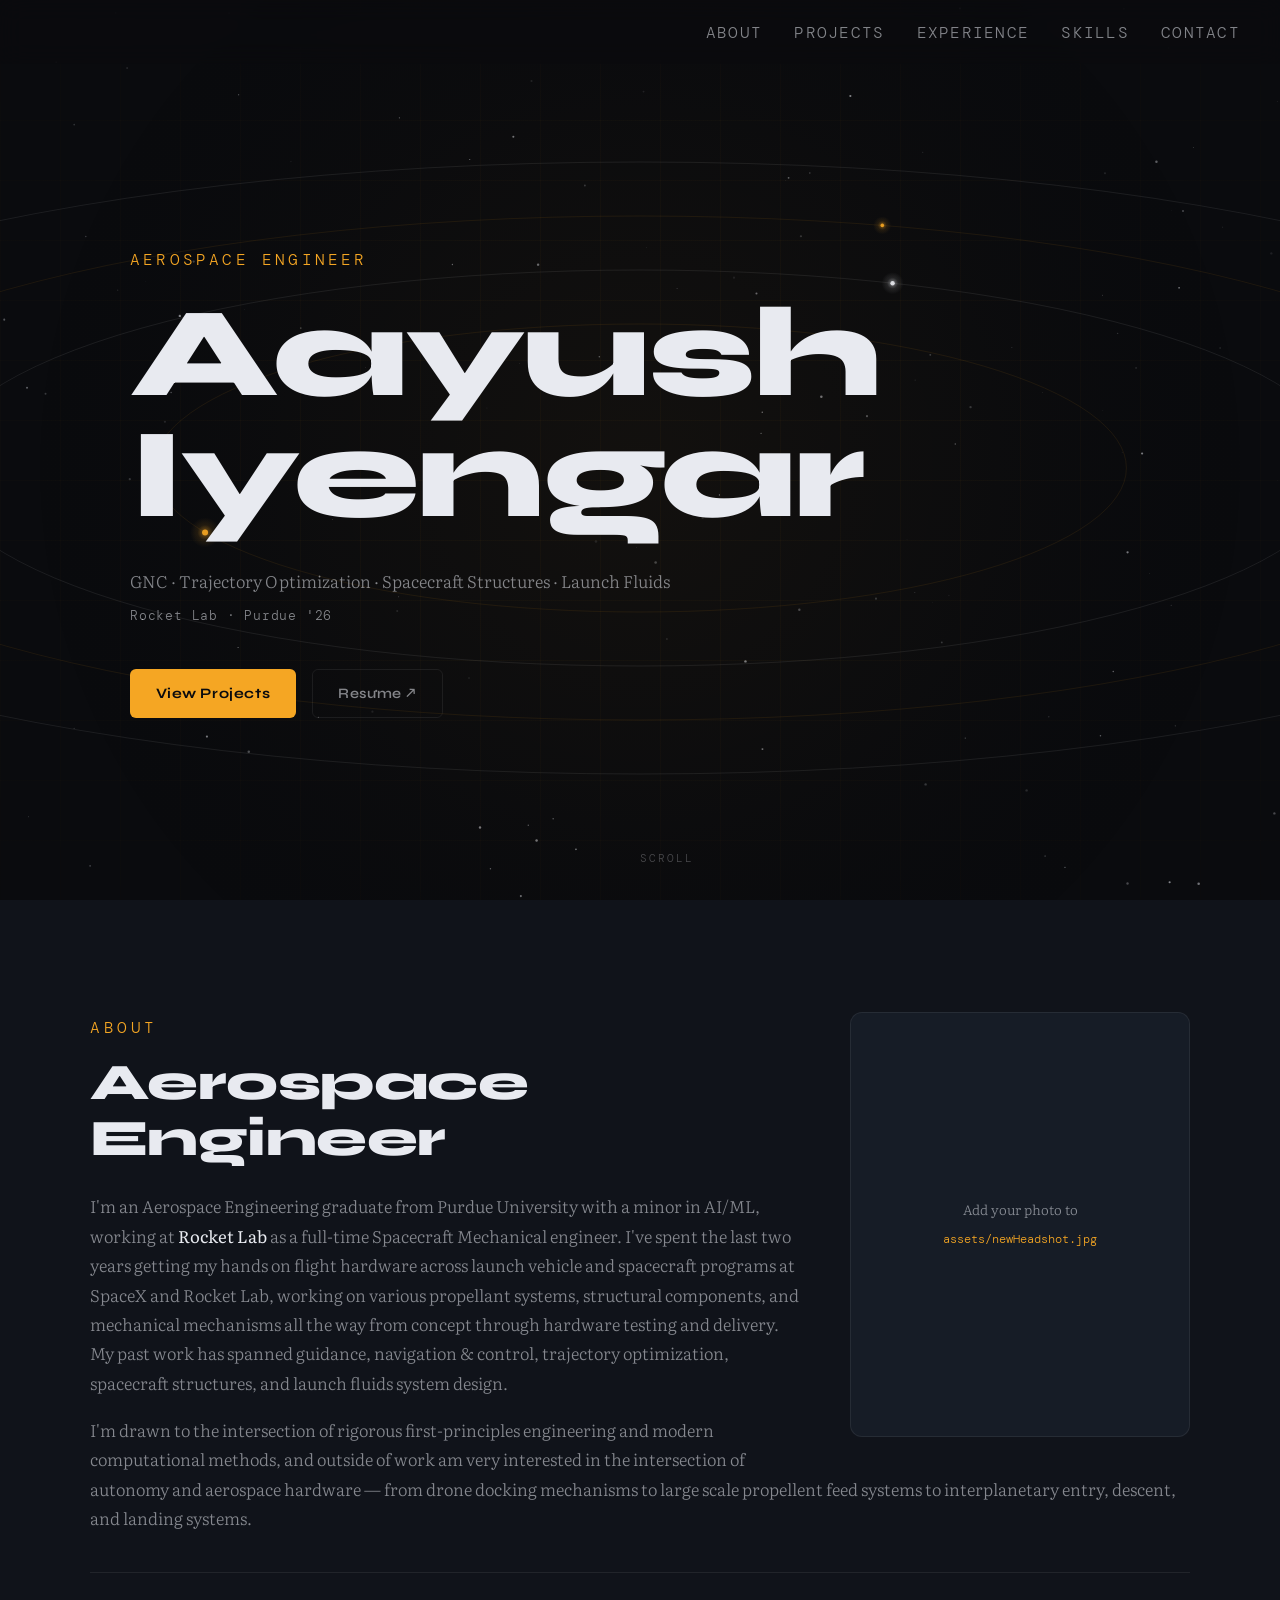
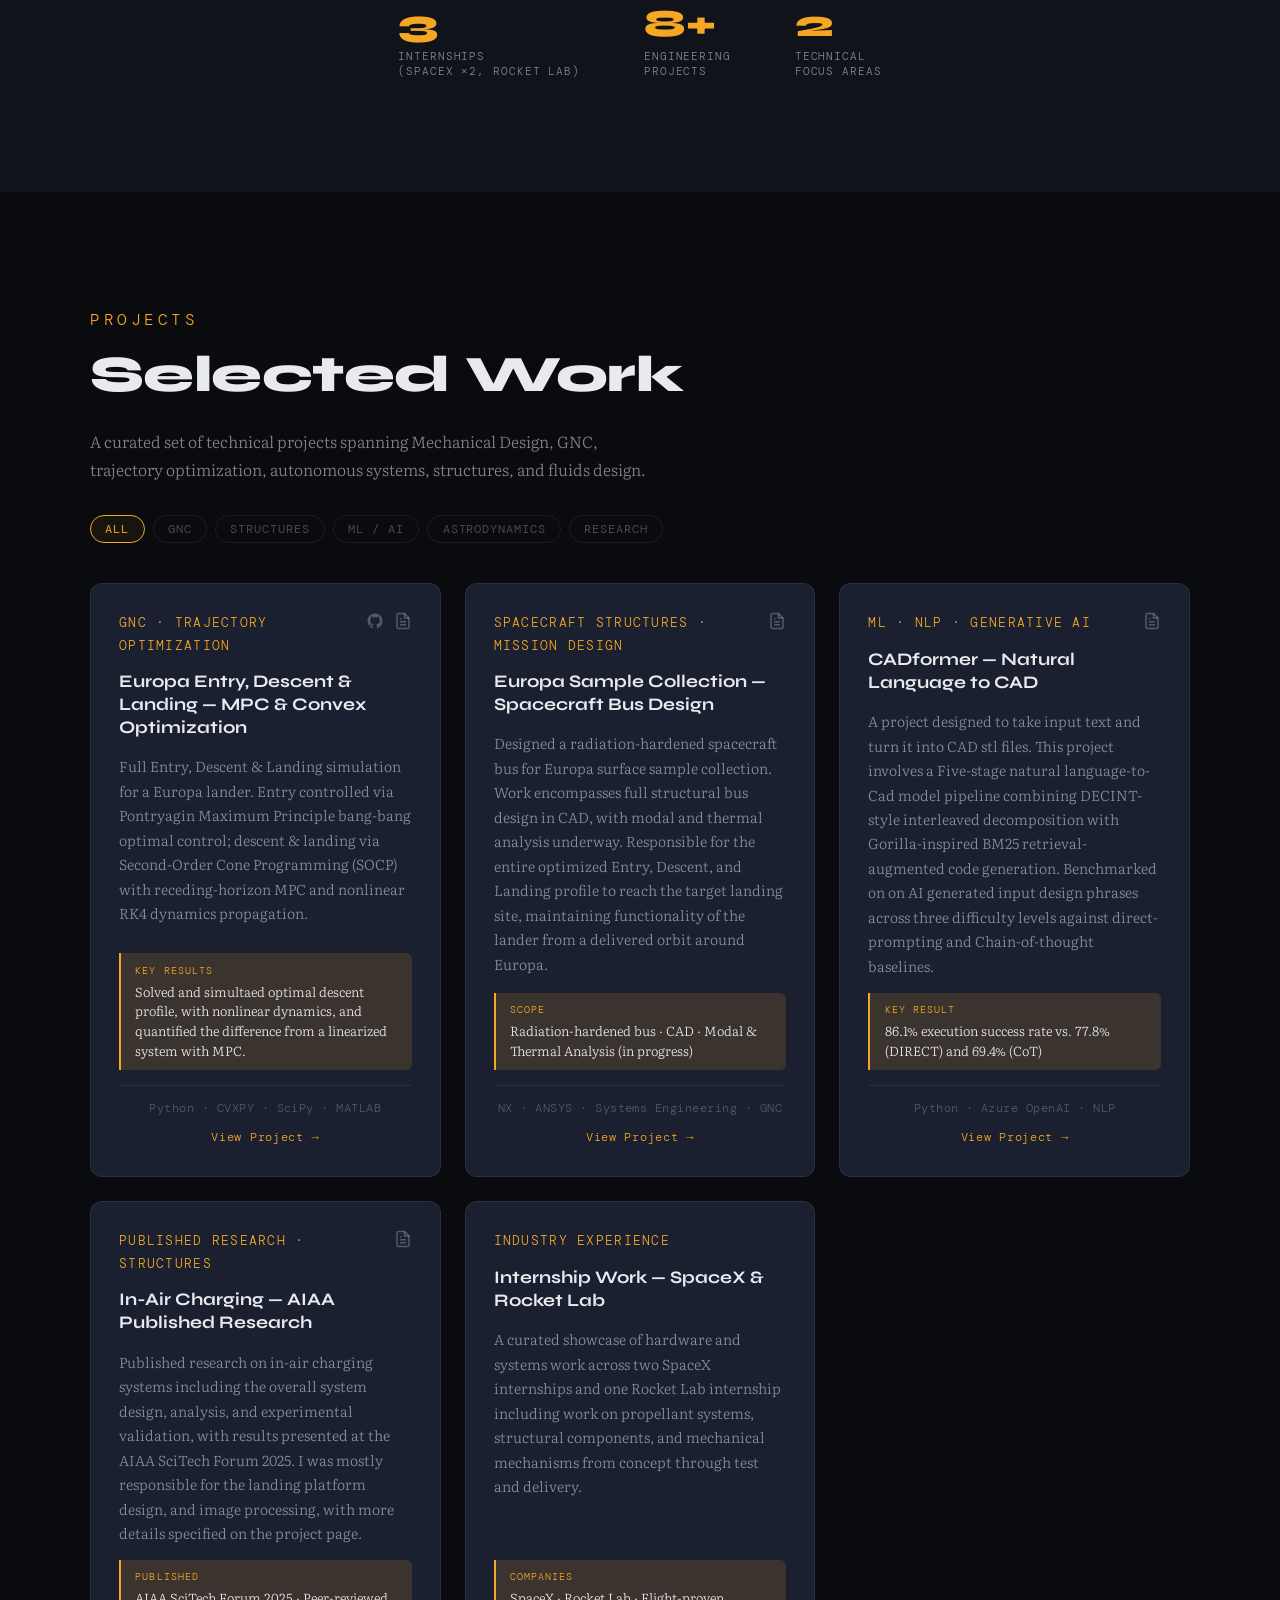
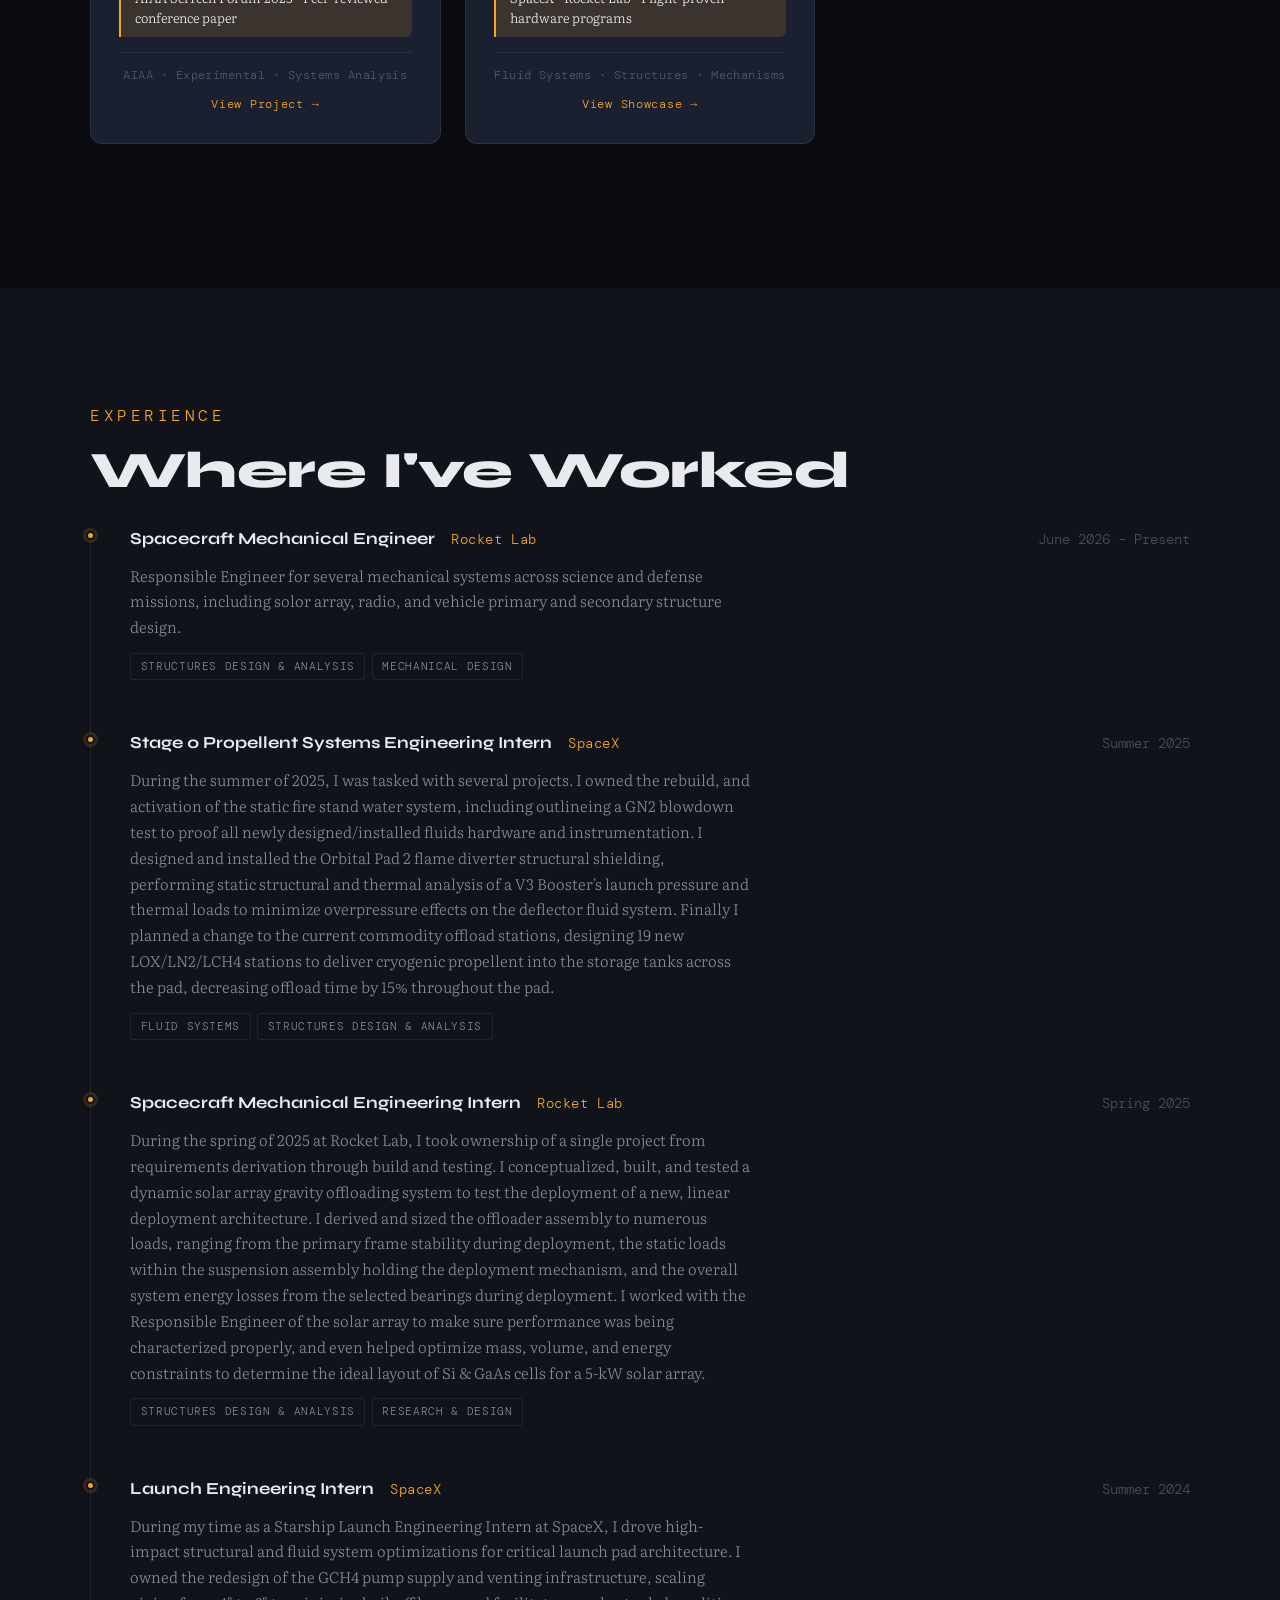
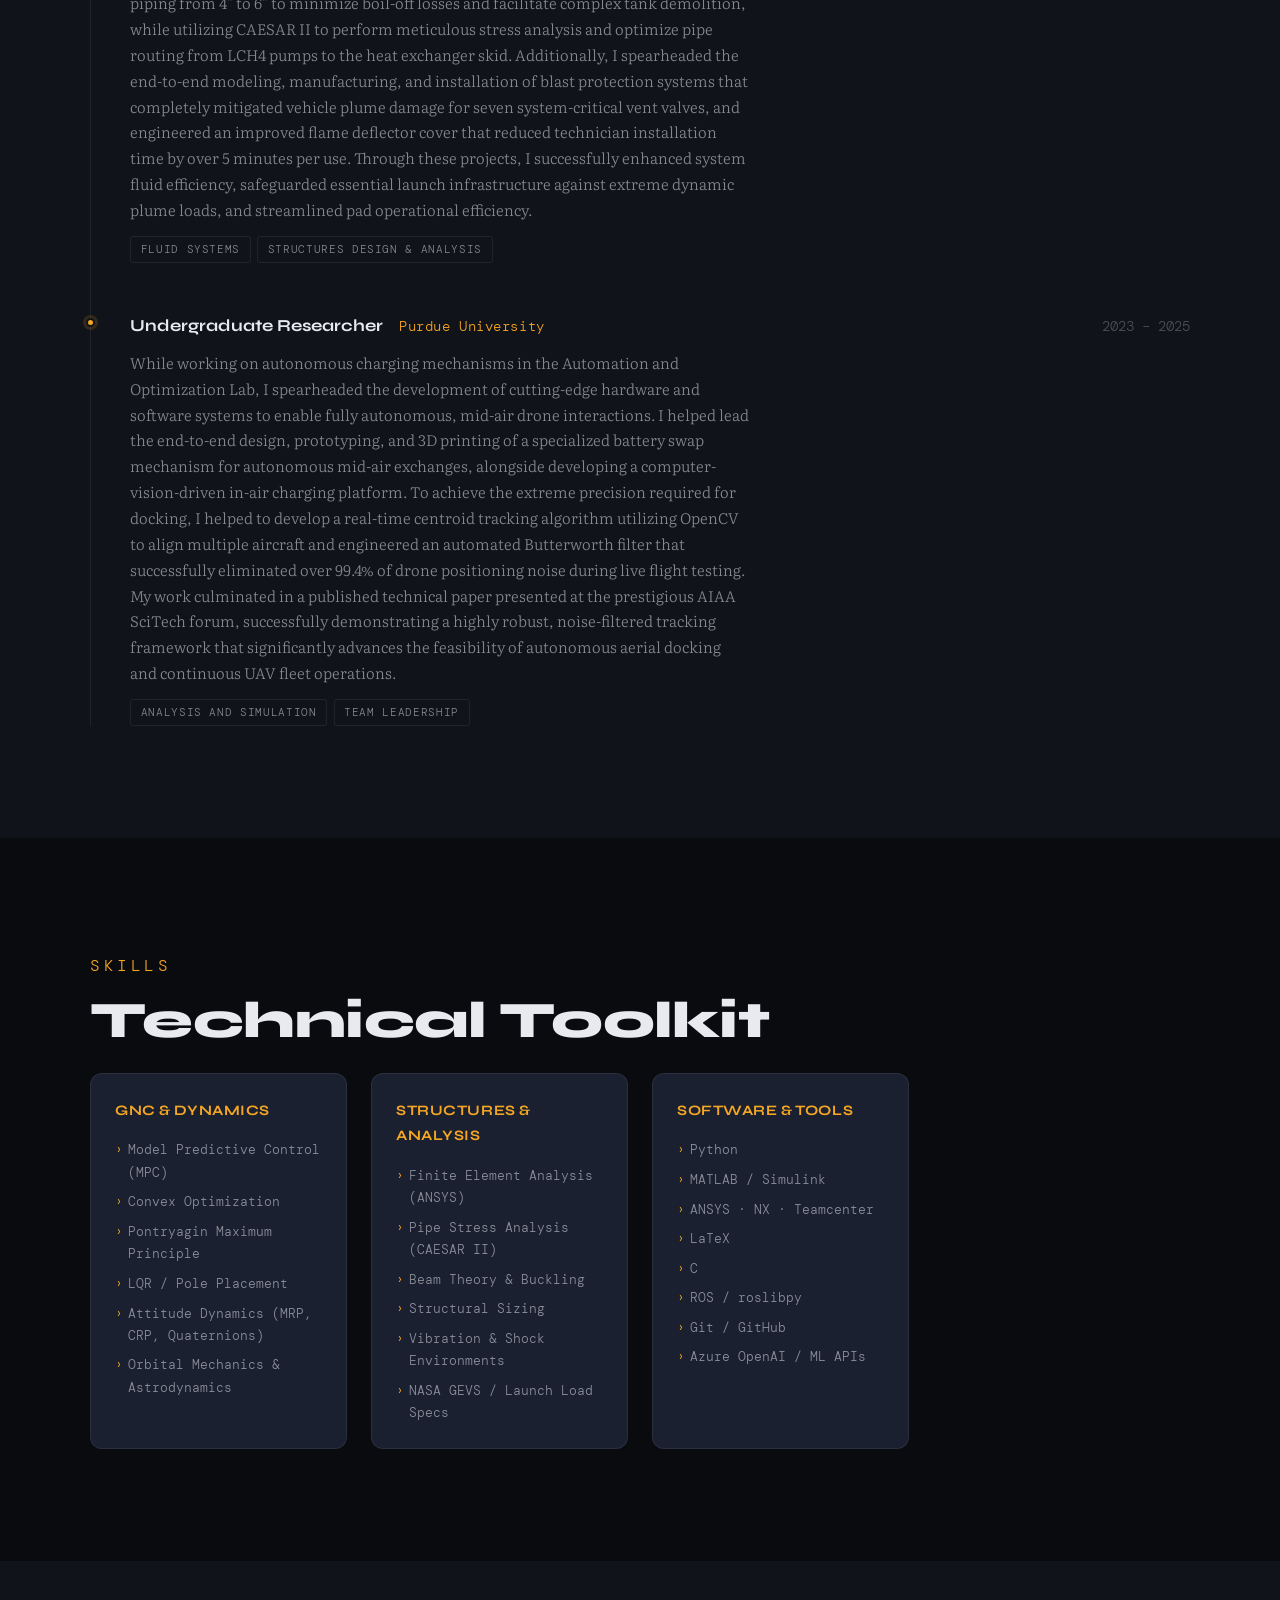
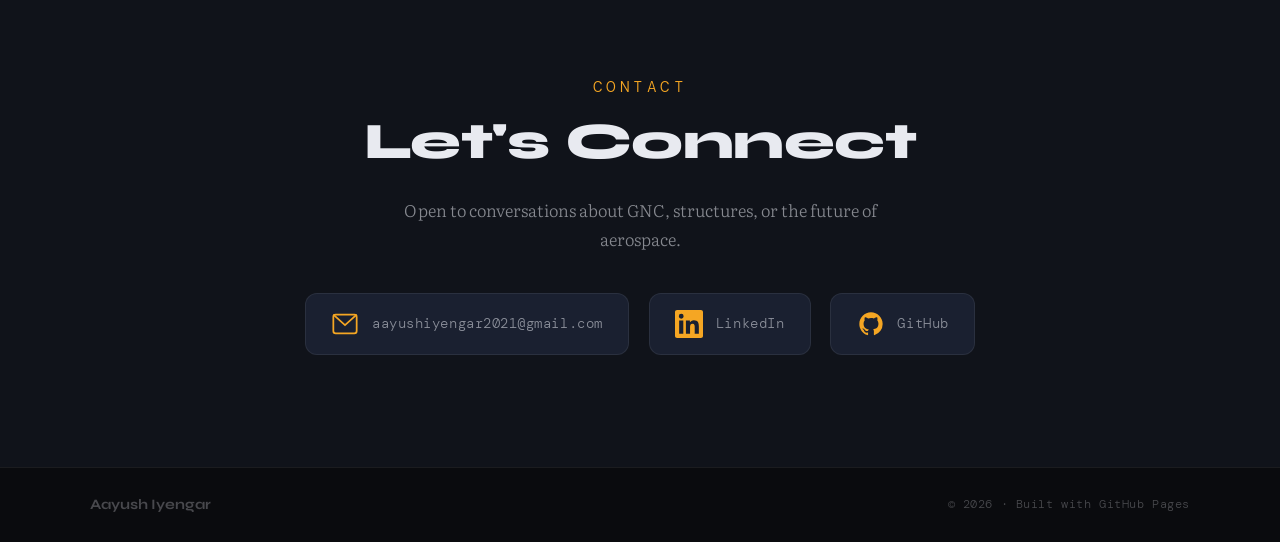
<file: index.html>
<!DOCTYPE html>
<html lang="en">
<head>
  <meta charset="UTF-8" />
  <meta name="viewport" content="width=device-width, initial-scale=1.0" />
  <title>Aayush Iyengar — Aerospace Engineer</title>
  <meta name="description" content="Aerospace Engineering portfolio — GNC, trajectory optimization, spacecraft structures, and more." />
  <link rel="stylesheet" href="css/style.css" />
  <link rel="preconnect" href="https://fonts.googleapis.com" />
  <link href="https://fonts.googleapis.com/css2?family=Syne:wght@400;600;700;800&family=DM+Mono:ital,wght@0,300;0,400;1,300&family=Literata:ital,wght@0,300;0,400;1,300&display=swap" rel="stylesheet" />
</head>
<body>

  <nav id="nav">
    <!--<div class="nav-logo">AI</div>
  -->
    <ul class="nav-links">
      <li><a href="#about">About</a></li>
      <li><a href="#projects">Projects</a></li>
      <li><a href="#experience">Experience</a></li>
      <li><a href="#skills">Skills</a></li>
      <li><a href="#contact">Contact</a></li>
    </ul>
    <button class="nav-menu-btn" id="menuBtn" aria-label="Toggle menu">
      <span></span><span></span><span></span>
    </button>
  </nav>

  <div class="mobile-menu" id="mobileMenu">
    <ul>
      <li><a href="#about" class="menu-link">About</a></li>
      <li><a href="#projects" class="menu-link">Projects</a></li>
      <li><a href="#experience" class="menu-link">Experience</a></li>
      <li><a href="#skills" class="menu-link">Skills</a></li>
      <li><a href="#contact" class="menu-link">Contact</a></li>
    </ul>
  </div>

  <header id="hero">
    <div class="hero-bg"><canvas id="orbitCanvas"></canvas></div>
    <div class="hero-content">
      <p class="hero-eyebrow">Aerospace Engineer</p>
      <h1 class="hero-name">Aayush<br/>Iyengar</h1>
      <p class="hero-tagline">
        GNC · Trajectory Optimization · Spacecraft Structures · Launch Fluids<br/>
        <span class="hero-sub">Rocket Lab · Purdue '26 </span>
      </p>
      <div class="hero-cta">
        <a href="#projects" class="btn-primary">View Projects</a>
        <a href="assets/Iyengar, Aayush Resume.pdf" class="btn-ghost" target="_blank" rel="noopener">Resume ↗</a>
      </div>
    </div>
    <div class="hero-scroll-hint">scroll</div>
  </header>

  <section id="about">
    <div class="section-inner">
      <div class="about-grid">
        <div class="about-image-col">
          <div class="about-photo-frame">
            <img src="assets/newHeadshot.jpg" alt="Aayush Iyengar" id="profilePhoto" />
            <div class="photo-placeholder" id="photoPlaceholder">
              <span>Add your photo to<br/><code>assets/newHeadshot.jpg</code></span>
            </div>
          </div>
          
        </div>
        <div class="about-text">
          <span class="section-label">About</span>
          <h2>Aerospace Engineer</h2>
          <p>I'm an Aerospace Engineering graduate from Purdue University with a minor in AI/ML,
            working at <strong>Rocket Lab</strong> as a full-time Spacecraft Mechanical engineer.
            I've spent the last two years getting my hands on flight hardware across launch vehicle
            and spacecraft programs at SpaceX and Rocket Lab, working on various propellant systems,
            structural components, and mechanical mechanisms all the way from concept through hardware
            testing and delivery. My past work has spanned guidance, navigation &amp; control,
            trajectory optimization, spacecraft structures, and launch fluids system design.
          </p>
          <p>I'm drawn to the intersection of rigorous first-principles engineering and modern
            computational methods, and outside of work am very interested in the intersection of
            autonomy and aerospace hardware — from drone docking mechanisms to large scale propellent feed systems to interplanetary
            entry, descent, and landing systems.</p>
          <div class="about-stats">
            <div class="stat">
              <span class="stat-num">3</span>
              <span class="stat-label">Internships<br/>(SpaceX ×2, Rocket Lab)</span>
            </div>
            <div class="stat">
              <span class="stat-num">8+</span>
              <span class="stat-label">Engineering<br/>Projects</span>
            </div>
            <div class="stat">
              <span class="stat-num">2</span>
              <span class="stat-label">Technical<br/>Focus Areas</span>
            </div>
          </div>
        </div>
      </div>
    </div>
  </section>

  <section id="projects">
    <div class="section-inner">
      <span class="section-label">Projects</span>
      <h2>Selected Work</h2>
      <p class="section-intro">
        A curated set of technical projects spanning Mechanical Design, GNC, trajectory optimization, autonomous systems, structures, and fluids design.
      </p>

      <div class="projects-filter">
        <button class="filter-btn active" data-filter="all">All</button>
        <button class="filter-btn" data-filter="GNC">GNC</button>
        <button class="filter-btn" data-filter="Structures">Structures</button>
        <button class="filter-btn" data-filter="ML">ML / AI</button>
        <button class="filter-btn" data-filter="Astrodynamics">Astrodynamics</button>
        <button class="filter-btn" data-filter="Research">Research</button>
      </div>

      <div class="projects-grid" id="projectsGrid">

        <article class="project-card" data-tags="GNC MPC Python Optimization">
          <div class="proj-header">
            <span class="proj-tag">GNC · Trajectory Optimization</span>
            <div class="proj-links">
              <a href="https://github.com/aiyengar6" target="_blank" rel="noopener" aria-label="GitHub">
                <svg viewBox="0 0 24 24" fill="currentColor" width="18" height="18"><path d="M12 2C6.477 2 2 6.484 2 12.017c0 4.425 2.865 8.18 6.839 9.504.5.092.682-.217.682-.483 0-.237-.008-.868-.013-1.703-2.782.605-3.369-1.343-3.369-1.343-.454-1.158-1.11-1.466-1.11-1.466-.908-.62.069-.608.069-.608 1.003.07 1.531 1.032 1.531 1.032.892 1.53 2.341 1.088 2.91.832.092-.647.35-1.088.636-1.338-2.22-.253-4.555-1.113-4.555-4.951 0-1.093.39-1.988 1.029-2.688-.103-.253-.446-1.272.098-2.65 0 0 .84-.27 2.75 1.026A9.564 9.564 0 0112 6.844c.85.004 1.705.115 2.504.337 1.909-1.296 2.747-1.027 2.747-1.027.546 1.379.202 2.398.1 2.651.64.7 1.028 1.595 1.028 2.688 0 3.848-2.339 4.695-4.566 4.943.359.309.678.92.678 1.855 0 1.338-.012 2.419-.012 2.747 0 .268.18.58.688.482A10.019 10.019 0 0022 12.017C22 6.484 17.522 2 12 2z"/></svg>
              </a>
              <a href="assets/AAE_590_Project_Report_AI_OW.pdf" target="_blank" rel="noopener" aria-label="Report">
                <svg viewBox="0 0 24 24" fill="none" stroke="currentColor" stroke-width="2" width="18" height="18"><path d="M14 2H6a2 2 0 00-2 2v16a2 2 0 002 2h12a2 2 0 002-2V8z"/><polyline points="14 2 14 8 20 8"/><line x1="16" y1="13" x2="8" y2="13"/><line x1="16" y1="17" x2="8" y2="17"/><polyline points="10 9 9 9 8 9"/></svg>
              </a>
            </div>
          </div>
          <h3>Europa Entry, Descent &amp; Landing — MPC &amp; Convex Optimization</h3>
          <p class="proj-desc">
            Full Entry, Descent &amp; Landing simulation for a Europa lander. Entry controlled via
            Pontryagin Maximum Principle bang-bang optimal control; descent &amp; landing via
            Second-Order Cone Programming (SOCP) with receding-horizon MPC and nonlinear RK4
            dynamics propagation.
          </p>
          <div class="proj-result">
            <span class="result-label">Key Results</span>
            Solved and simultaed optimal descent profile, with nonlinear dynamics, and quantified the difference from a linearized system with MPC.
          </div>
          <div class="proj-footer">
            <span class="proj-stack">Python · CVXPY · SciPy · MATLAB</span>
            <!-- <br> -->
            <a href="projects/europa-edl.html" class="proj-detail-link">View Project →</a>
          </div>
        </article>

        <article class="project-card" data-tags="Structures Astrodynamics">
          <div class="proj-header">
            <span class="proj-tag">Spacecraft Structures · Mission Design</span>
            <div class="proj-links">
              <a href="assets/Senior_Design_Proposal.pdf" target="_blank" rel="noopener" aria-label="Report">
                <svg viewBox="0 0 24 24" fill="none" stroke="currentColor" stroke-width="2" width="18" height="18"><path d="M14 2H6a2 2 0 00-2 2v16a2 2 0 002 2h12a2 2 0 002-2V8z"/><polyline points="14 2 14 8 20 8"/><line x1="16" y1="13" x2="8" y2="13"/><line x1="16" y1="17" x2="8" y2="17"/><polyline points="10 9 9 9 8 9"/></svg>
              </a>
            </div>
          </div>
          <h3>Europa Sample Collection — Spacecraft Bus Design</h3>
          <p class="proj-desc">
            Designed a radiation-hardened spacecraft bus for Europa surface sample collection.
            Work encompasses full structural bus design in CAD, with modal and thermal analysis
            underway. Responsible for the entire optimized Entry, Descent, and Landing profile to
            reach the target landing site, maintaining functionality of the lander from a delivered 
            orbit around Europa.
          </p>
          <div class="proj-result">
            <span class="result-label">Scope</span>
            Radiation-hardened bus · CAD · Modal &amp; Thermal Analysis (in progress)
          </div>
          <div class="proj-footer">
            <span class="proj-stack">NX · ANSYS · Systems Engineering · GNC</span>
            <!-- <br> -->
            <a href="projects/senior-design.html" class="proj-detail-link">View Project →</a>
          </div>
        </article>

        <article class="project-card" data-tags="NLP ML Python CAD">
          <div class="proj-header">
            <span class="proj-tag">ML · NLP · Generative AI</span>
            <div class="proj-links">
              <a href="assets/CADformer_Paper.pdf" target="_blank" rel="noopener" aria-label="Report">
                <svg viewBox="0 0 24 24" fill="none" stroke="currentColor" stroke-width="2" width="18" height="18"><path d="M14 2H6a2 2 0 00-2 2v16a2 2 0 002 2h12a2 2 0 002-2V8z"/><polyline points="14 2 14 8 20 8"/><line x1="16" y1="13" x2="8" y2="13"/><line x1="16" y1="17" x2="8" y2="17"/><polyline points="10 9 9 9 8 9"/></svg>
              </a>
            </div>
          </div>
          <h3>CADformer — Natural Language to CAD</h3>
          <p class="proj-desc">
            A project designed to take input text and turn it into CAD stl files. This project involves a Five-stage natural language-to-Cad model pipeline combining DECINT-style interleaved decomposition
            with Gorilla-inspired BM25 retrieval-augmented code generation. Benchmarked on
            on AI generated input design phrases across three difficulty levels against direct-prompting and Chain-of-thought baselines.
          </p>
          <div class="proj-result">
            <span class="result-label">Key Result</span>
            86.1% execution success rate vs. 77.8% (DIRECT) and 69.4% (CoT)
          </div>
          <div class="proj-footer">
            <span class="proj-stack">Python · Azure OpenAI · NLP</span>
            <!-- <br> -->
            <a href="projects/cadformer.html" class="proj-detail-link">View Project →</a>
          </div>
        </article>

        <article class="project-card" data-tags="Research ML">
          <div class="proj-header">
            <span class="proj-tag">Published Research · Structures</span>
            <div class="proj-links">
              <a href="https://arc.aiaa.org/doi/10.2514/6.2025-2086" target="_blank" rel="noopener" aria-label="DOI">
                <svg viewBox="0 0 24 24" fill="none" stroke="currentColor" stroke-width="2" width="18" height="18"><path d="M14 2H6a2 2 0 00-2 2v16a2 2 0 002 2h12a2 2 0 002-2V8z"/><polyline points="14 2 14 8 20 8"/><line x1="16" y1="13" x2="8" y2="13"/><line x1="16" y1="17" x2="8" y2="17"/><polyline points="10 9 9 9 8 9"/></svg>
              </a>
            </div>
          </div>
          <h3>In-Air Charging — AIAA Published Research</h3>
          <p class="proj-desc">
            Published research on in-air charging systems including the overall system design, analysis, and
            experimental validation, with results presented at the AIAA SciTech Forum 2025. I was mostly responsible for 
            the landing platform design, and image processing, with more details specified on the project page.
          </p>
          <div class="proj-result">
            <span class="result-label">Published</span>
            AIAA SciTech Forum 2025 · Peer-reviewed conference paper
          </div>
          <div class="proj-footer">
            <span class="proj-stack">AIAA · Experimental · Systems Analysis</span>
            <!-- <br> -->
            <a href="projects/research.html" class="proj-detail-link">View Project →</a>
          </div>
        </article>

        <article class="project-card" data-tags="Structures GNC">
          <div class="proj-header">
            <span class="proj-tag">Industry Experience</span>
          </div>
          <h3>Internship Work — SpaceX &amp; Rocket Lab</h3>
          
          <p class="proj-desc">
            A curated showcase of hardware and systems work across two SpaceX internships and
            one Rocket Lab internship including work on propellant systems, structural components, and mechanical
            mechanisms from concept through test and delivery.
          </p>
          <div class="proj-result">
            <span class="result-label">Companies</span>
            SpaceX · Rocket Lab · Flight-proven hardware programs
          </div>
          <div class="proj-footer">
            <span class="proj-stack"> Fluid Systems · Structures · Mechanisms</span>
            <!-- <br> -->
            <a href="projects/internships.html" class="proj-detail-link">View Showcase →</a>
          </div>
        </article>


      </div>
    </div>
  </section>

  <section id="experience">
    <div class="section-inner">
      <span class="section-label">Experience</span>
      <h2>Where I've Worked</h2>
      <div class="timeline">

        <div class="tl-item">
          <div class="tl-marker"></div>
          <div class="tl-content">
            <div class="tl-header">
              <h3>Spacecraft Mechanical Engineer</h3>
              <span class="tl-company">Rocket Lab</span>
              <span class="tl-date">June 2026 – Present</span>
            </div>
            <p class="tl-desc">Responsible Engineer for several mechanical systems across science and defense missions, including 
              solor array, radio, and vehicle primary and secondary structure design. 
            </p>
            <div class="tl-tags"><span>Structures Design & Analysis</span><span>Mechanical Design</span></div>
          </div>
        </div>

        <div class="tl-item">
          <div class="tl-marker"></div>
          <div class="tl-content">
            <div class="tl-header">
              <h3>Stage 0 Propellent Systems Engineering Intern</h3>
              <span class="tl-company">SpaceX</span>
              <span class="tl-date">Summer 2025</span>
            </div>
            <p class="tl-desc"><!-- ✏️ UPDATE -->During the summer of 2025, I was tasked with several projects. 
              I owned the rebuild, and activation of the static fire stand water system, including outlineing a 
              GN2 blowdown test to proof all newly designed/installed fluids hardware and instrumentation. I 
              designed and installed the Orbital Pad 2 flame diverter structural shielding, performing static
               structural and thermal analysis of a V3 Booster's launch pressure and thermal loads to minimize 
               overpressure effects on the deflector fluid system. Finally I planned a change to the current 
               commodity offload stations, designing 19 new LOX/LN2/LCH4 stations to deliver cryogenic propellent
                into the storage tanks across the pad, decreasing offload time by 15% throughout the pad.</p>
            <div class="tl-tags"><span>Fluid Systems</span><span>Structures Design & Analysis</span></div>
          </div>
        </div>

        <div class="tl-item">
          <div class="tl-marker"></div>
          <div class="tl-content">
            <div class="tl-header">
              <h3>Spacecraft Mechanical Engineering Intern</h3>
              <span class="tl-company">Rocket Lab</span>
              <span class="tl-date">Spring 2025</span>
            </div>
            <p class="tl-desc"><!-- ✏️ UPDATE -->During the spring of 2025 at Rocket Lab, I took ownership of a single project from 
              requirements derivation through build and testing. I conceptualized, built, and tested a dynamic solar array gravity offloading
              system to test the deployment of a new, linear deployment architecture. I derived and sized the offloader assembly to numerous loads, 
              ranging from the primary frame stability during deployment, the static loads within the suspension assembly holding the deployment mechanism, 
              and the overall system energy losses from the selected bearings during deployment. I worked with the Responsible Engineer of the solar array to make sure performance
              was being characterized properly, and even helped optimize mass, volume, and energy constraints to determine the ideal layout of Si & GaAs
              cells for a 5-kW solar array. 
            </p>
            <div class="tl-tags"><span>Structures Design & Analysis</span><span>Research & Design</span></div>
          </div>
        </div>

        <div class="tl-item">
          <div class="tl-marker"></div>
          <div class="tl-content">
            <div class="tl-header">
              <h3>Launch Engineering Intern</h3>
              <span class="tl-company">SpaceX</span>
              <span class="tl-date">Summer 2024</span>
            </div>
            <p class="tl-desc"><!-- ✏️ UPDATE -->During my time as a Starship Launch Engineering Intern at SpaceX, I drove high-impact 
              structural and fluid system optimizations for critical launch pad architecture. I owned the redesign of the GCH4 pump supply
               and venting infrastructure, scaling piping from 4" to 6" to minimize boil-off losses and facilitate complex tank demolition, 
               while utilizing CAESAR II to perform meticulous stress analysis and optimize pipe routing from LCH4 pumps to the heat exchanger 
               skid. Additionally, I spearheaded the end-to-end modeling, manufacturing, and installation of blast protection systems that 
               completely mitigated vehicle plume damage for seven system-critical vent valves, and engineered an improved flame deflector cover 
               that reduced technician installation time by over 5 minutes per use. Through these projects, I successfully enhanced system fluid 
               efficiency, safeguarded essential launch infrastructure against extreme dynamic plume loads, and streamlined pad operational efficiency.</p>
            <div class="tl-tags"><span>Fluid Systems</span><span>Structures Design & Analysis</span></div>
          </div>
        </div>

        <div class="tl-item">
          <div class="tl-marker"></div>
          <div class="tl-content">
            <div class="tl-header">
              <h3>Undergraduate Researcher</h3>
              <span class="tl-company">Purdue University</span>
              <span class="tl-date">2023 – 2025</span>
            </div>
            <p class="tl-desc">While working on autonomous charging mechanisms in the Automation and Optimization Lab, I spearheaded the 
              development of cutting-edge hardware and software systems to enable fully autonomous, mid-air drone interactions. I helped lead 
              the end-to-end design, prototyping, and 3D printing of a specialized battery swap mechanism for autonomous mid-air exchanges, 
              alongside developing a computer-vision-driven in-air charging platform. To achieve the extreme precision required for docking, 
              I helped to develop a real-time centroid tracking algorithm utilizing OpenCV to align multiple aircraft and engineered an automated 
              Butterworth filter that successfully eliminated over 99.4% of drone positioning noise during live flight testing. My work culminated 
              in a published technical paper presented at the prestigious AIAA SciTech forum, successfully demonstrating a highly robust, noise-filtered 
              tracking framework that significantly advances the feasibility of autonomous aerial docking and continuous UAV fleet operations.</p>
            <div class="tl-tags"><span>Analysis and Simulation</span><span>Team Leadership</span></div>
          </div>
        </div>

      </div>
    </div>
  </section>

  <section id="skills">
    <div class="section-inner">
      <span class="section-label">Skills</span>
      <h2>Technical Toolkit</h2>
      <div class="skills-grid">
        <div class="skill-group">
          <h4>GNC &amp; Dynamics</h4>
          <ul>
            <li>Model Predictive Control (MPC)</li>
            <li>Convex Optimization</li>
            <li>Pontryagin Maximum Principle</li>
            <li>LQR / Pole Placement</li>
            <li>Attitude Dynamics (MRP, CRP, Quaternions)</li>
            <li>Orbital Mechanics &amp; Astrodynamics</li>
          </ul>
        </div>
        <div class="skill-group">
          <h4>Structures &amp; Analysis</h4>
          <ul>
            <li>Finite Element Analysis (ANSYS)</li>
            <li>Pipe Stress Analysis (CAESAR II)</li>
            <li>Beam Theory &amp; Buckling</li>
            <li>Structural Sizing</li>
            <li>Vibration &amp; Shock Environments</li>
            <li>NASA GEVS / Launch Load Specs</li>
          </ul>
        </div>
        <div class="skill-group">
          <h4>Software &amp; Tools</h4>
          <ul>
            <li>Python</li>
            <li>MATLAB / Simulink</li>
            <li>ANSYS · NX · Teamcenter</li>
            <li>LaTeX </li>
            <li>C</li>
            <li>ROS / roslibpy</li>
            <li>Git / GitHub</li>
            <li>Azure OpenAI / ML APIs</li>
          </ul>
        </div>
        <!--
        <div class="skill-group">
          <h4>ML &amp; AI</h4>
          <ul>
            <li>Transformer / LLM Fine-Tuning</li>
            <li>Retrieval-Augmented Generation</li>
            <li>Autoencoders &amp; VAEs</li>
            <li>Reinforcement Learning / MDPs</li>
            <li>Diffusion Models (theory)</li>
            <li>PyTorch</li>
          </ul>
        </div> -->
      </div>
    </div>
  </section>

  <section id="contact">
    <div class="section-inner contact-inner">
      <span class="section-label">Contact</span>
      <h2>Let's Connect</h2>
      <p class="contact-sub">Open to conversations about GNC, structures, or the future of aerospace.</p>
      <div class="contact-links">
        <a href="mailto:aayushiyengar2021@gmail.com" class="contact-card">
          <svg viewBox="0 0 24 24" fill="none" stroke="currentColor" stroke-width="1.5" width="28" height="28"><rect x="2" y="4" width="20" height="16" rx="2"/><polyline points="2,4 12,13 22,4"/></svg>
          <span>aayushiyengar2021@gmail.com</span>
        </a>
        <a href="https://www.linkedin.com/in/aayush-iyengar/" class="contact-card" target="_blank" rel="noopener">
          <svg viewBox="0 0 24 24" fill="currentColor" width="28" height="28"><path d="M20.447 20.452h-3.554v-5.569c0-1.328-.027-3.037-1.852-3.037-1.853 0-2.136 1.445-2.136 2.939v5.667H9.351V9h3.414v1.561h.046c.477-.9 1.637-1.85 3.37-1.85 3.601 0 4.267 2.37 4.267 5.455v6.286zM5.337 7.433a2.062 2.062 0 01-2.063-2.065 2.064 2.064 0 112.063 2.065zm1.782 13.019H3.555V9h3.564v11.452zM22.225 0H1.771C.792 0 0 .774 0 1.729v20.542C0 23.227.792 24 1.771 24h20.451C23.2 24 24 23.227 24 22.271V1.729C24 .774 23.2 0 22.222 0h.003z"/></svg>
          <span>LinkedIn</span>
        </a>
        <a href="https://github.com/aiyengar6" class="contact-card" target="_blank" rel="noopener">
          <svg viewBox="0 0 24 24" fill="currentColor" width="28" height="28"><path d="M12 2C6.477 2 2 6.484 2 12.017c0 4.425 2.865 8.18 6.839 9.504.5.092.682-.217.682-.483 0-.237-.008-.868-.013-1.703-2.782.605-3.369-1.343-3.369-1.343-.454-1.158-1.11-1.466-1.11-1.466-.908-.62.069-.608.069-.608 1.003.07 1.531 1.032 1.531 1.032.892 1.53 2.341 1.088 2.91.832.092-.647.35-1.088.636-1.338-2.22-.253-4.555-1.113-4.555-4.951 0-1.093.39-1.988 1.029-2.688-.103-.253-.446-1.272.098-2.65 0 0 .84-.27 2.75 1.026A9.564 9.564 0 0112 6.844c.85.004 1.705.115 2.504.337 1.909-1.296 2.747-1.027 2.747-1.027.546 1.379.202 2.398.1 2.651.64.7 1.028 1.595 1.028 2.688 0 3.848-2.339 4.695-4.566 4.943.359.309.678.92.678 1.855 0 1.338-.012 2.419-.012 2.747 0 .268.18.58.688.482A10.019 10.019 0 0022 12.017C22 6.484 17.522 2 12 2z"/></svg>
          <span>GitHub</span>
        </a>
      </div>
    </div>
  </section>

  <footer>
    <div class="footer-inner">
      <span class="footer-name">Aayush Iyengar</span>
      <span class="footer-copy">© 2026 · Built with GitHub Pages</span>
    </div>
  </footer>

  <script src="js/main.js"></script>
</body>
</html>
</file>
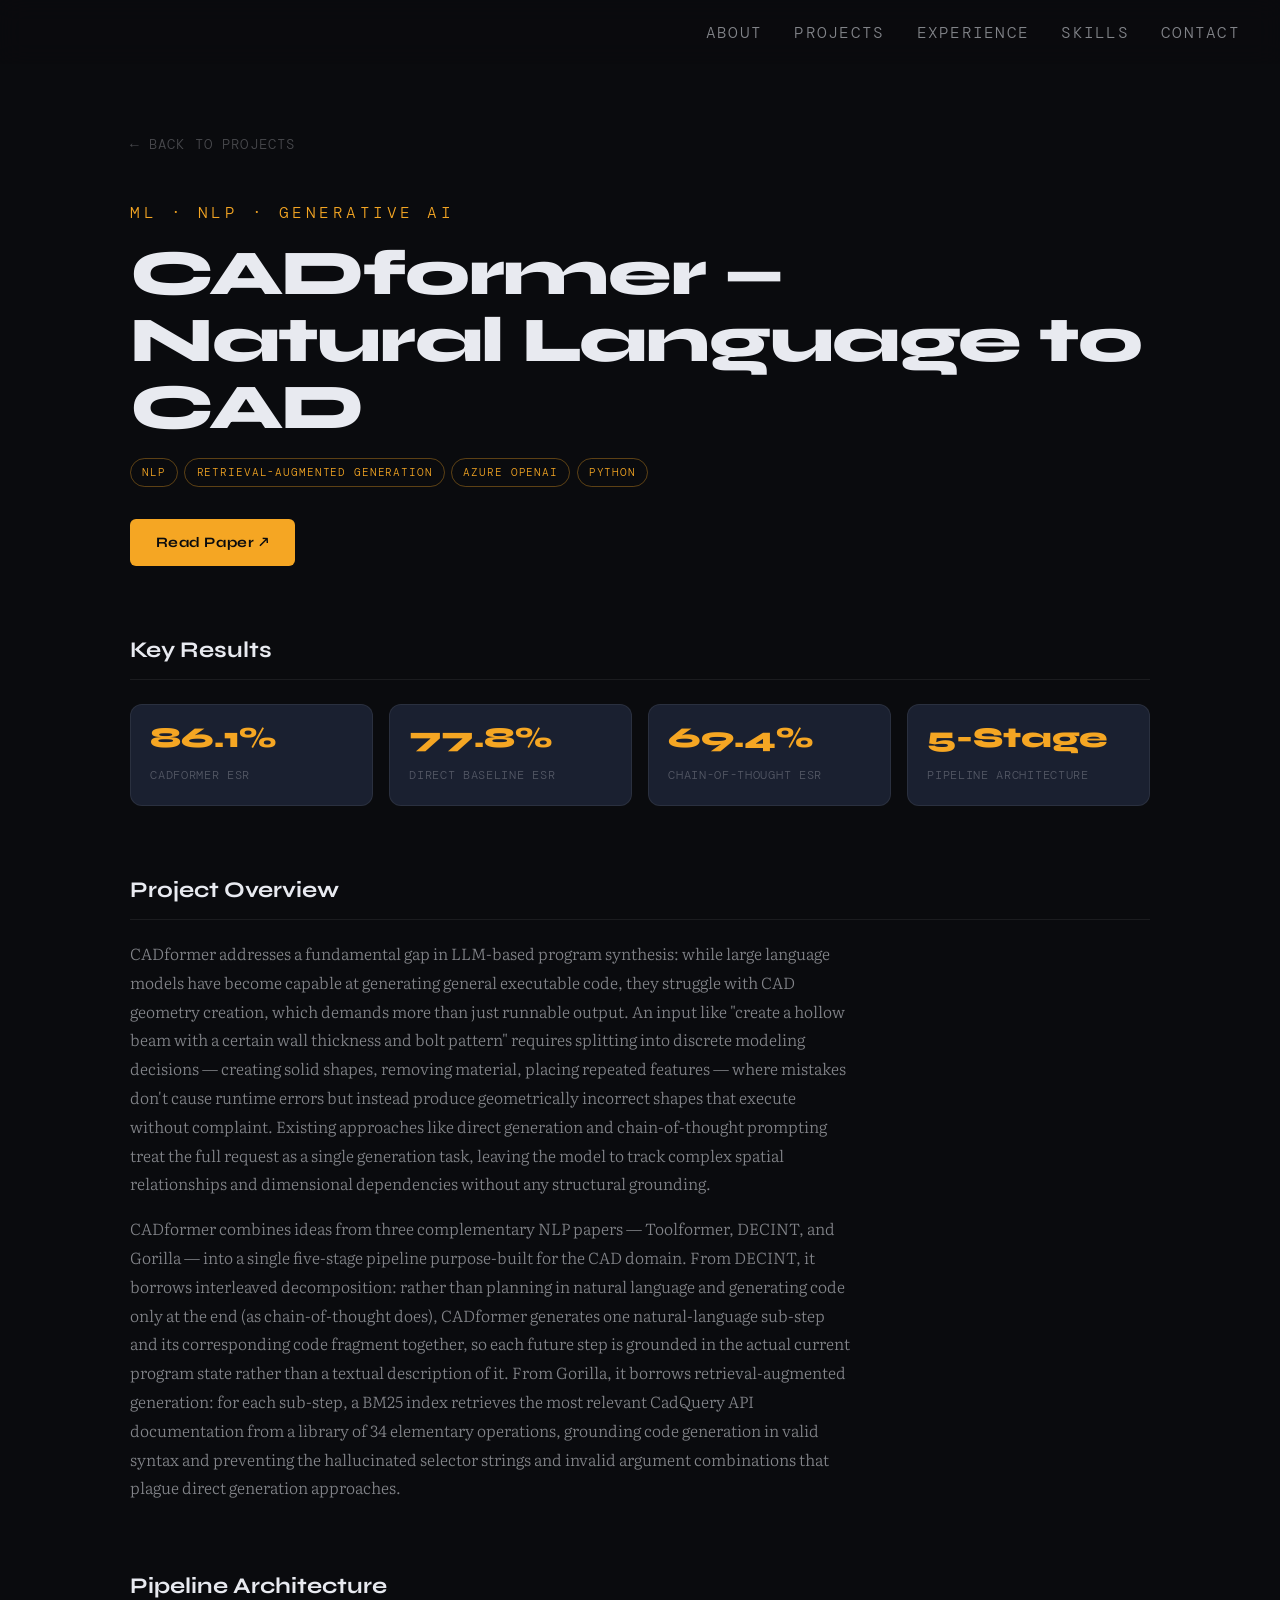
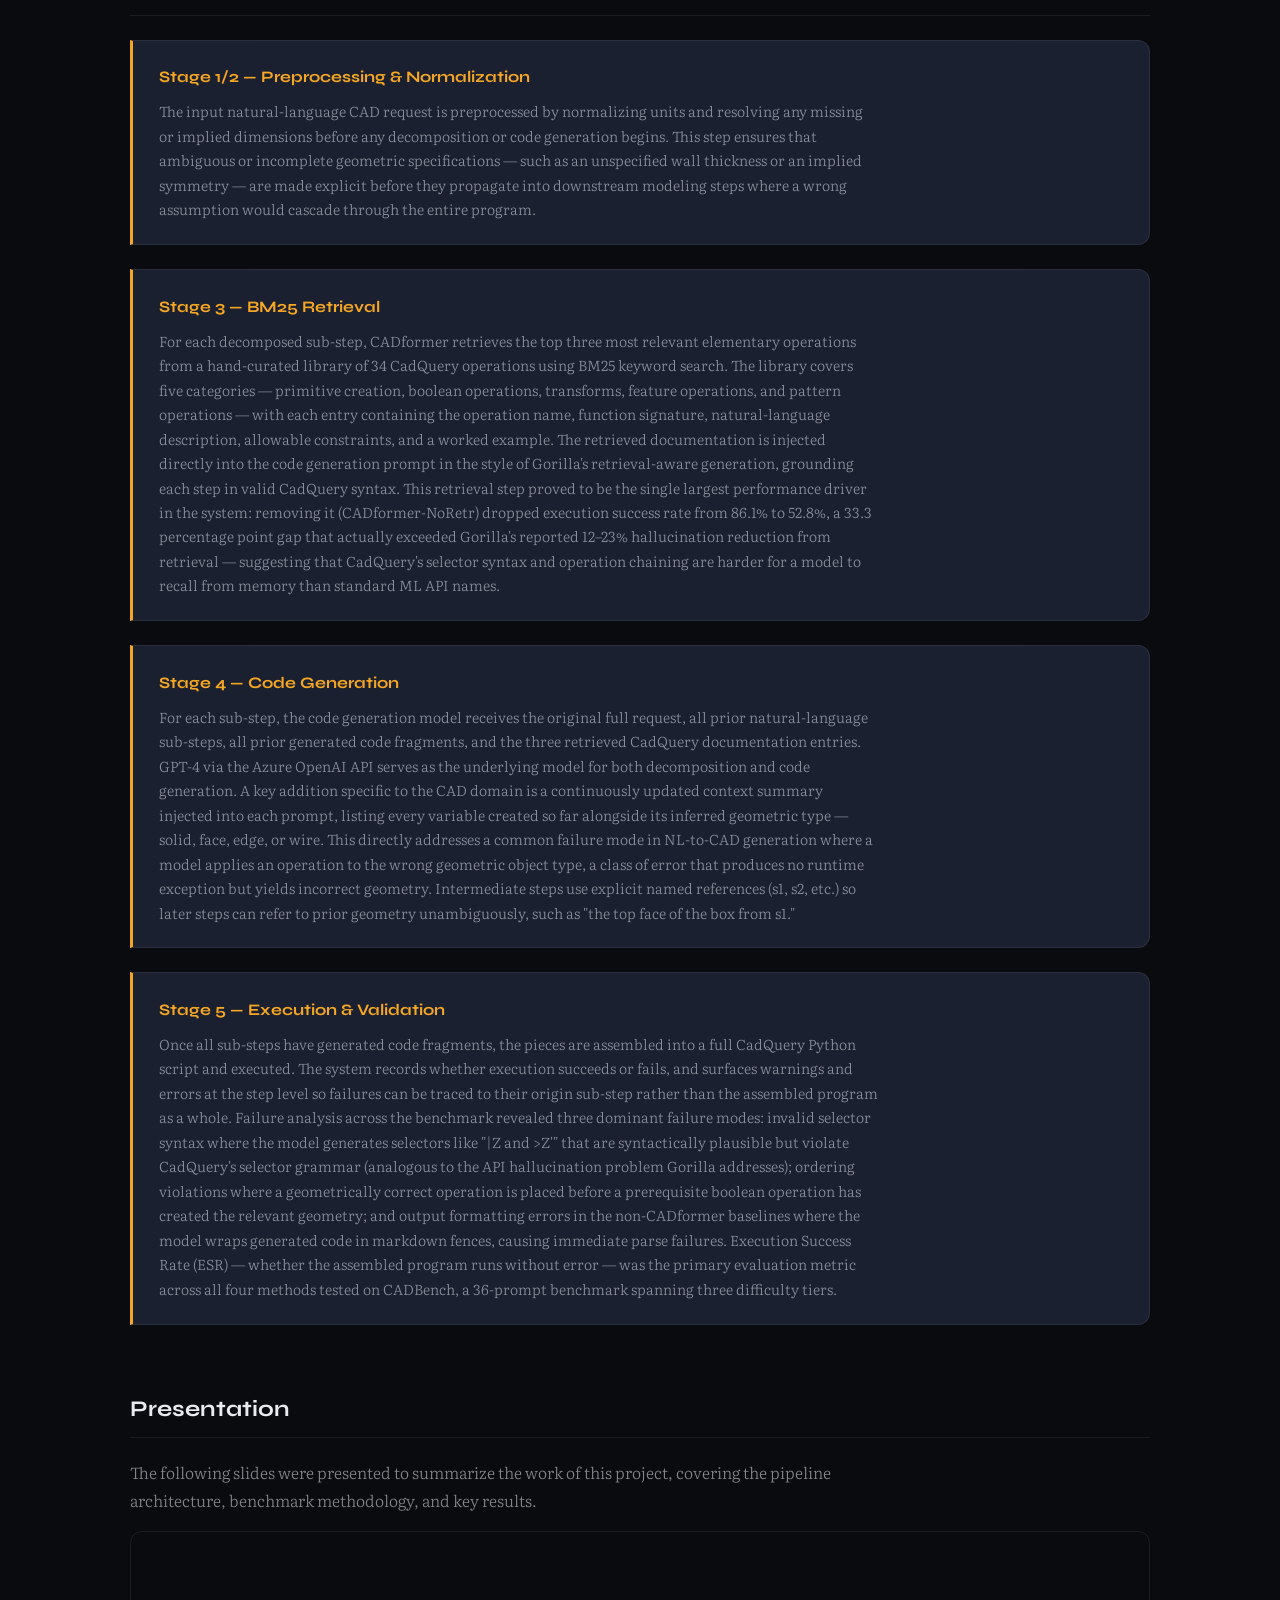
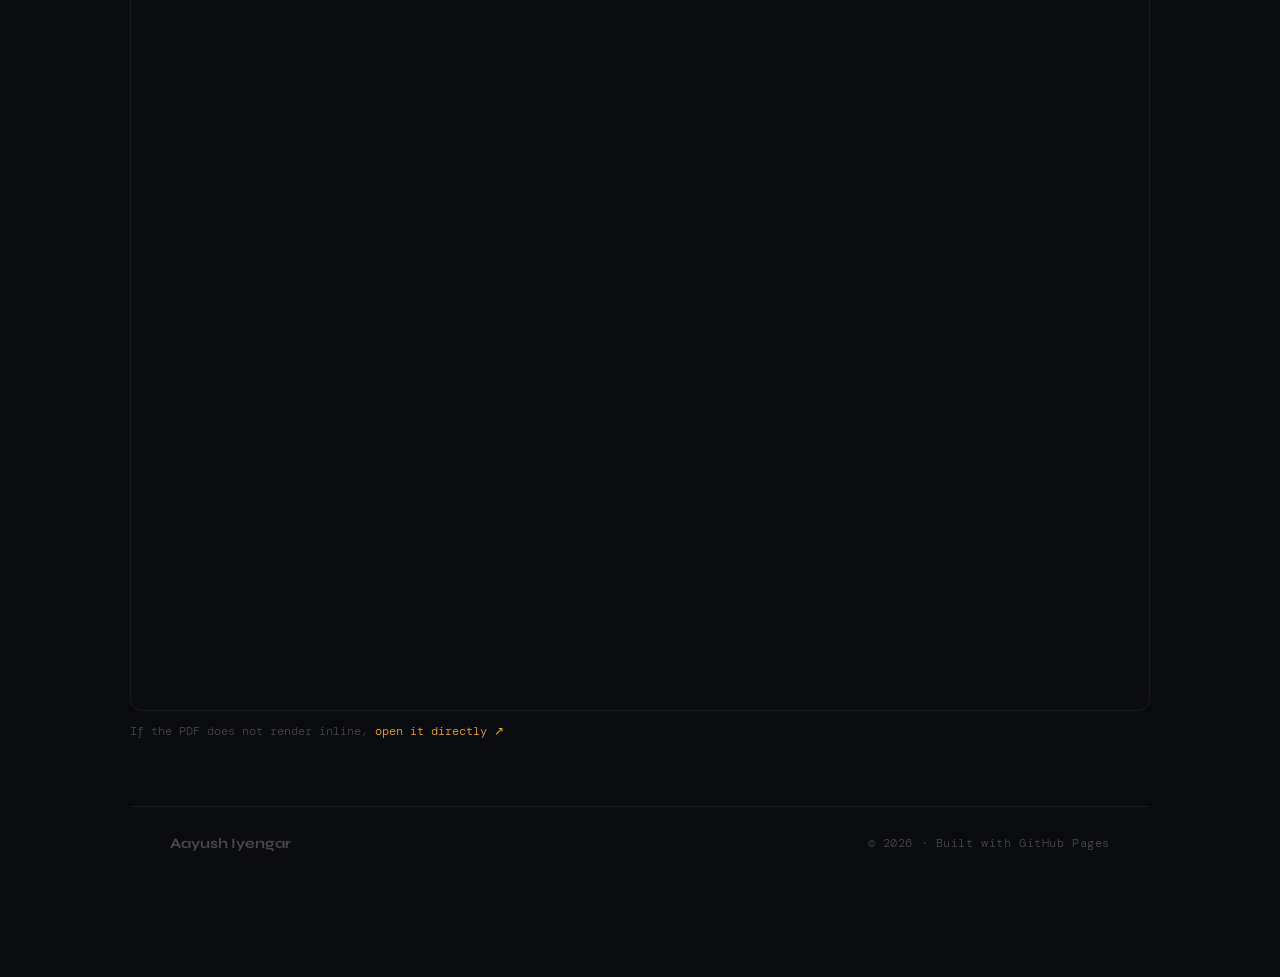
<file: projects/cadformer.html>
<!DOCTYPE html>
<html lang="en">
<head>
  <meta charset="UTF-8" />
  <meta name="viewport" content="width=device-width, initial-scale=1.0" />
  <title>CADformer — Aayush Iyengar</title>
  <link rel="stylesheet" href="../css/style.css" />
  <link rel="preconnect" href="https://fonts.googleapis.com" />
  <link href="https://fonts.googleapis.com/css2?family=Syne:wght@400;600;700;800&family=DM+Mono:ital,wght@0,300;0,400;1,300&family=Literata:ital,wght@0,300;0,400;1,300&display=swap" rel="stylesheet" />
</head>
<body>

  <nav id="nav">
    
    <ul class="nav-links">
      <li><a href="../index.html#about">About</a></li>
      <li><a href="../index.html#projects">Projects</a></li>
      <li><a href="../index.html#experience">Experience</a></li>
      <li><a href="../index.html#skills">Skills</a></li>
      <li><a href="../index.html#contact">Contact</a></li>
    </ul>
    <button class="nav-menu-btn" id="menuBtn" aria-label="Toggle menu">
      <span></span><span></span><span></span>
    </button>
  </nav>

  <div class="mobile-menu" id="mobileMenu">
    <ul>
      <li><a href="../index.html#about" class="menu-link">About</a></li>
      <li><a href="../index.html#projects" class="menu-link">Projects</a></li>
      <li><a href="../index.html#experience" class="menu-link">Experience</a></li>
      <li><a href="../index.html#contact" class="menu-link">Contact</a></li>
    </ul>
  </div>

  <div class="subpage-hero">
    <a href="../index.html#projects" class="back-link">← Back to Projects</a>
    <br>
    <p class="section-label">ML · NLP · Generative AI</p>
    <h1 class="subpage-title">CADformer —<br/>Natural Language to CAD</h1>
    <div class="subpage-tags">
      <span>NLP</span>
      <span>Retrieval-Augmented Generation</span>
      <span>Azure OpenAI</span>
      <span>Python</span>
    </div>
    <div class="subpage-actions">
      <a href="../assets/CADformer_Paper.pdf" target="_blank" rel="noopener" class="btn-primary">Read Paper ↗</a>
      <!-- ✏️ UPDATE: Replace the filename above with the actual name of your paper PDF -->
    </div>
  </div>

  <div class="subpage-body">

    <!-- Key Results -->
    <div class="content-section">
      <h2>Key Results</h2>
      <div class="results-grid">
        <div class="result-card">
          <span class="num">86.1%</span>
          <span class="label">CADformer ESR</span>
        </div>
        <div class="result-card">
          <span class="num">77.8%</span>
          <span class="label">Direct Baseline ESR</span>
        </div>
        <div class="result-card">
          <span class="num">69.4%</span>
          <span class="label">Chain-of-Thought ESR</span>
        </div>
        <div class="result-card">
          <span class="num">5-Stage</span>
          <span class="label">Pipeline Architecture</span>
        </div>
      </div>
    </div>

    <!-- Overview -->
    <div class="content-section">
      <h2>Project Overview</h2>
      <p>
        <!-- ✏️ UPDATE: Replace with your own summary -->
        CADformer addresses a fundamental gap in LLM-based program synthesis: while large language 
        models have become capable at generating general executable code, they struggle with CAD 
        geometry creation, which demands more than just runnable output. An input like "create a 
        hollow beam with a certain wall thickness and bolt pattern" requires splitting into discrete 
        modeling decisions — creating solid shapes, removing material, placing repeated features — 
        where mistakes don't cause runtime errors but instead produce geometrically incorrect shapes 
        that execute without complaint. Existing approaches like direct generation and chain-of-thought 
        prompting treat the full request as a single generation task, leaving the model to track complex 
        spatial relationships and dimensional dependencies without any structural grounding.
      </p>
      <p>
        CADformer combines ideas from three complementary NLP papers — Toolformer, DECINT, and Gorilla — 
        into a single five-stage pipeline purpose-built for the CAD domain. From DECINT, it borrows 
        interleaved decomposition: rather than planning in natural language and generating code only at 
        the end (as chain-of-thought does), CADformer generates one natural-language sub-step and its 
        corresponding code fragment together, so each future step is grounded in the actual current 
        program state rather than a textual description of it. From Gorilla, it borrows retrieval-augmented 
        generation: for each sub-step, a BM25 index retrieves the most relevant CadQuery API documentation 
        from a library of 34 elementary operations, grounding code generation in valid syntax and preventing 
        the hallucinated selector strings and invalid argument combinations that plague direct generation approaches.
      </p>
    </div>

    <!-- Pipeline Architecture -->
    <div class="content-section">
      <h2>Pipeline Architecture</h2>
      <div class="phases">
        <div class="phase-card">
          <h3>Stage 1/2 — Preprocessing & Normalization</h3>
          <p>
            <!-- ✏️ UPDATE: Describe your intent parsing stage -->
            The input natural-language CAD request is preprocessed by normalizing units and resolving any missing or 
            implied dimensions before any decomposition or code generation begins. This step ensures that ambiguous 
            or incomplete geometric specifications — such as an unspecified wall thickness or an implied symmetry — 
            are made explicit before they propagate into downstream modeling steps where a wrong assumption would 
            cascade through the entire program.
          </p>
        </div>
        <div class="phase-card">
          <h3>Stage 3 — BM25 Retrieval</h3>
          <p>
            <!-- ✏️ UPDATE -->
            For each decomposed sub-step, CADformer retrieves the top three most relevant elementary operations from a 
            hand-curated library of 34 CadQuery operations using BM25 keyword search. The library covers five categories 
            — primitive creation, boolean operations, transforms, feature operations, and pattern operations — with each 
            entry containing the operation name, function signature, natural-language description, allowable constraints, 
            and a worked example. The retrieved documentation is injected directly into the code generation prompt in the 
            style of Gorilla's retrieval-aware generation, grounding each step in valid CadQuery syntax. This retrieval 
            step proved to be the single largest performance driver in the system: removing it (CADformer-NoRetr) dropped 
            execution success rate from 86.1% to 52.8%, a 33.3 percentage point gap that actually exceeded Gorilla's reported 
            12–23% hallucination reduction from retrieval — suggesting that CadQuery's selector syntax and operation chaining 
            are harder for a model to recall from memory than standard ML API names.
          </p>
        </div>
        <div class="phase-card">
          <h3>Stage 4 — Code Generation</h3>
          <p>
            <!-- ✏️ UPDATE -->
            For each sub-step, the code generation model receives the original full request, all prior natural-language sub-steps, 
            all prior generated code fragments, and the three retrieved CadQuery documentation entries. GPT-4 via the Azure OpenAI 
            API serves as the underlying model for both decomposition and code generation. A key addition specific to the CAD domain 
            is a continuously updated context summary injected into each prompt, listing every variable created so far alongside its 
            inferred geometric type — solid, face, edge, or wire. This directly addresses a common failure mode in NL-to-CAD generation 
            where a model applies an operation to the wrong geometric object type, a class of error that produces no runtime exception 
            but yields incorrect geometry. Intermediate steps use explicit named references (s1, s2, etc.) so later steps can refer to 
            prior geometry unambiguously, such as "the top face of the box from s1."
          </p>
        </div>
        <div class="phase-card">
          <h3>Stage 5 — Execution &amp; Validation</h3>
          <p>
            <!-- ✏️ UPDATE -->
            Once all sub-steps have generated code fragments, the pieces are assembled into a full CadQuery Python script and executed. 
            The system records whether execution succeeds or fails, and surfaces warnings and errors at the step level so failures can 
            be traced to their origin sub-step rather than the assembled program as a whole. Failure analysis across the benchmark revealed 
            three dominant failure modes: invalid selector syntax where the model generates selectors like "|Z and >Z'" that are syntactically 
            plausible but violate CadQuery's selector grammar (analogous to the API hallucination problem Gorilla addresses); ordering violations 
            where a geometrically correct operation is placed before a prerequisite boolean operation has created the relevant geometry; and output
             formatting errors in the non-CADformer baselines where the model wraps generated code in markdown fences, causing immediate parse 
             failures. Execution Success Rate (ESR) — whether the assembled program runs without error — was the primary evaluation metric across 
             all four methods tested on CADBench, a 36-prompt benchmark spanning three difficulty tiers.
          </p>
        </div>
      </div>
    </div>

    <!-- Presentation -->
    <div class="content-section">
      <h2>Presentation</h2>
      <p>
        The following slides were presented to summarize the work of this project, covering the pipeline
        architecture, benchmark methodology, and key results.
      </p>
      <div style="width:100%;height:780px;border:1px solid var(--border);border-radius:var(--radius-lg);overflow:hidden;">
        <iframe
          src="../assets/term_paper_pres-Aayush Iyengar.pdf"
          width="100%"
          height="100%"
          style="border:none;"
        ></iframe>
      </div>
      <p style="font-family:var(--mono);font-size:0.75rem;color:var(--text-mute);margin-top:0.6rem;">
        If the PDF does not render inline, <a href="../assets/term_paper_pres-Aayush Iyengar.pdf" target="_blank" rel="noopener" style="color:var(--amber)">open it directly ↗</a>
      </p>
    </div>
    

  <footer>
    <div class="footer-inner">
      <span class="footer-name">Aayush Iyengar</span>
      <span class="footer-copy">© 2026 · Built with GitHub Pages</span>
    </div>
  </footer>

  <script src="../js/main.js"></script>
</body>
</html>
</file>
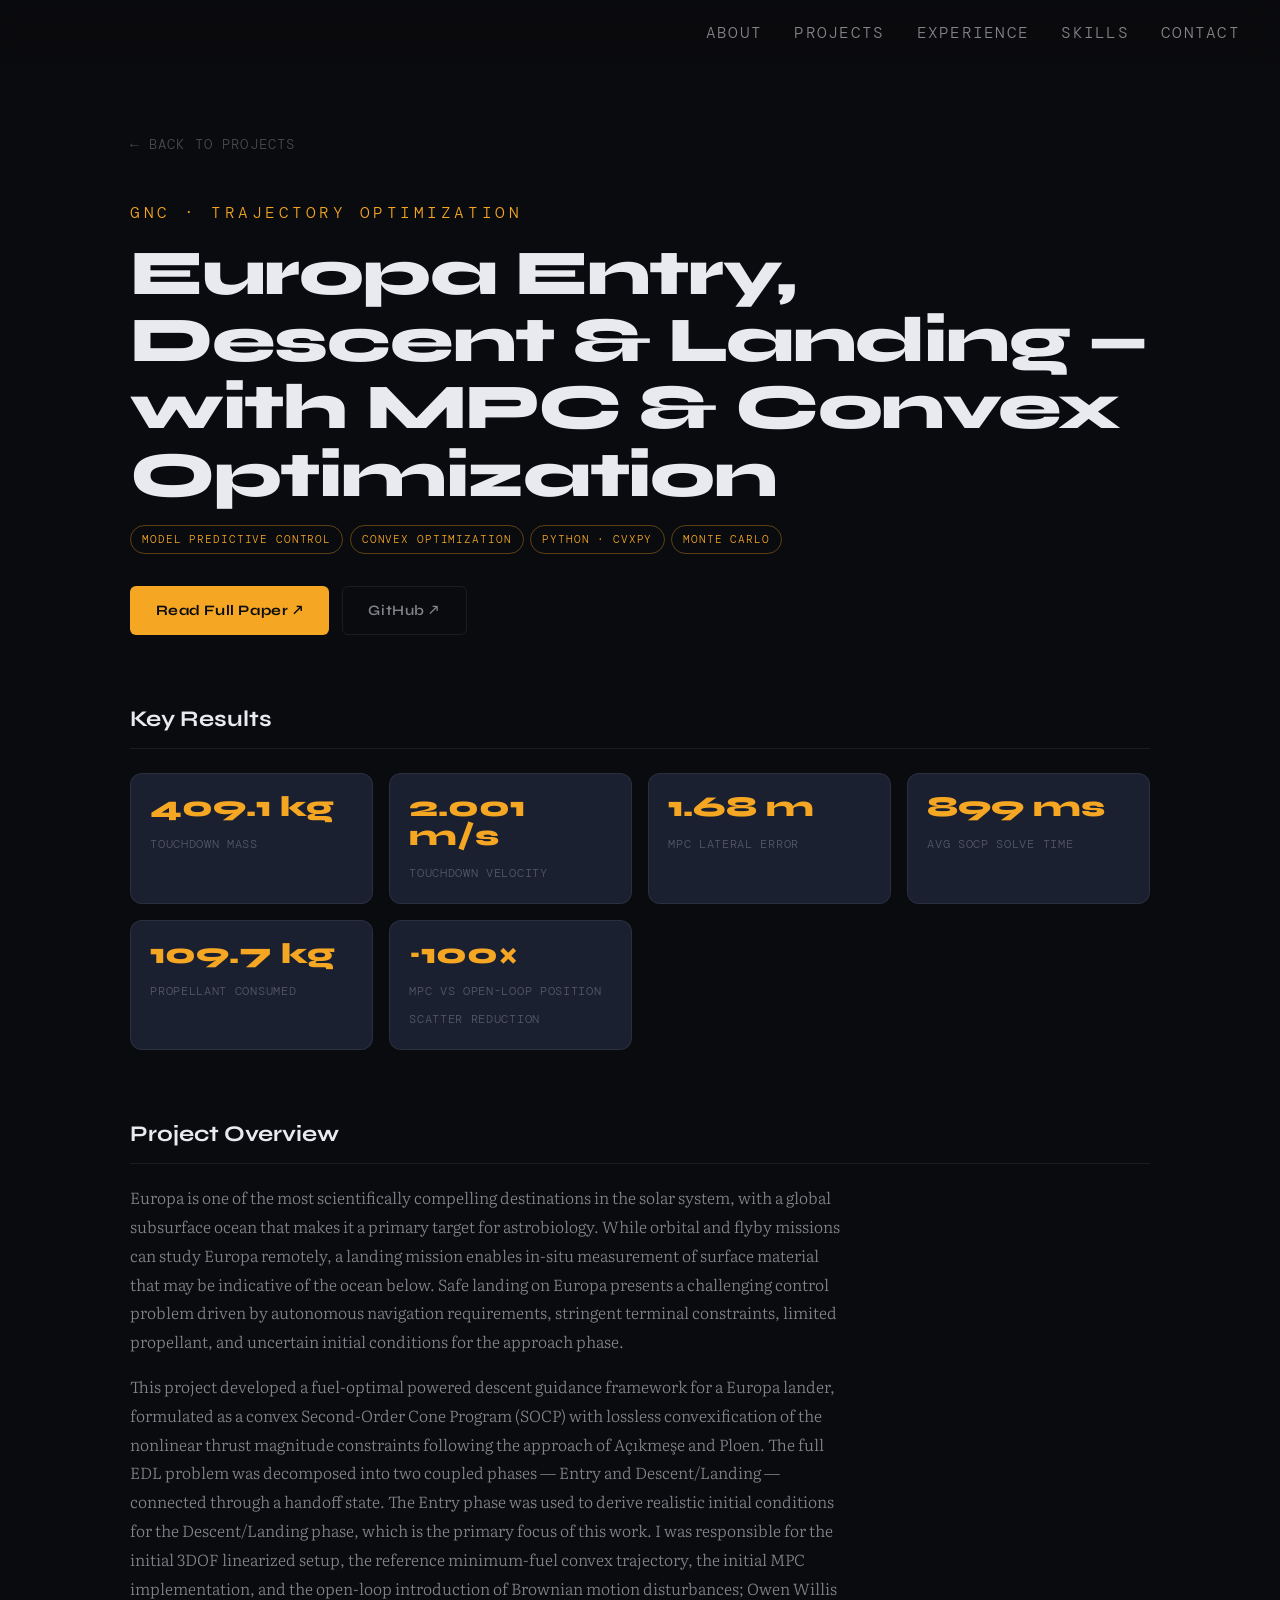
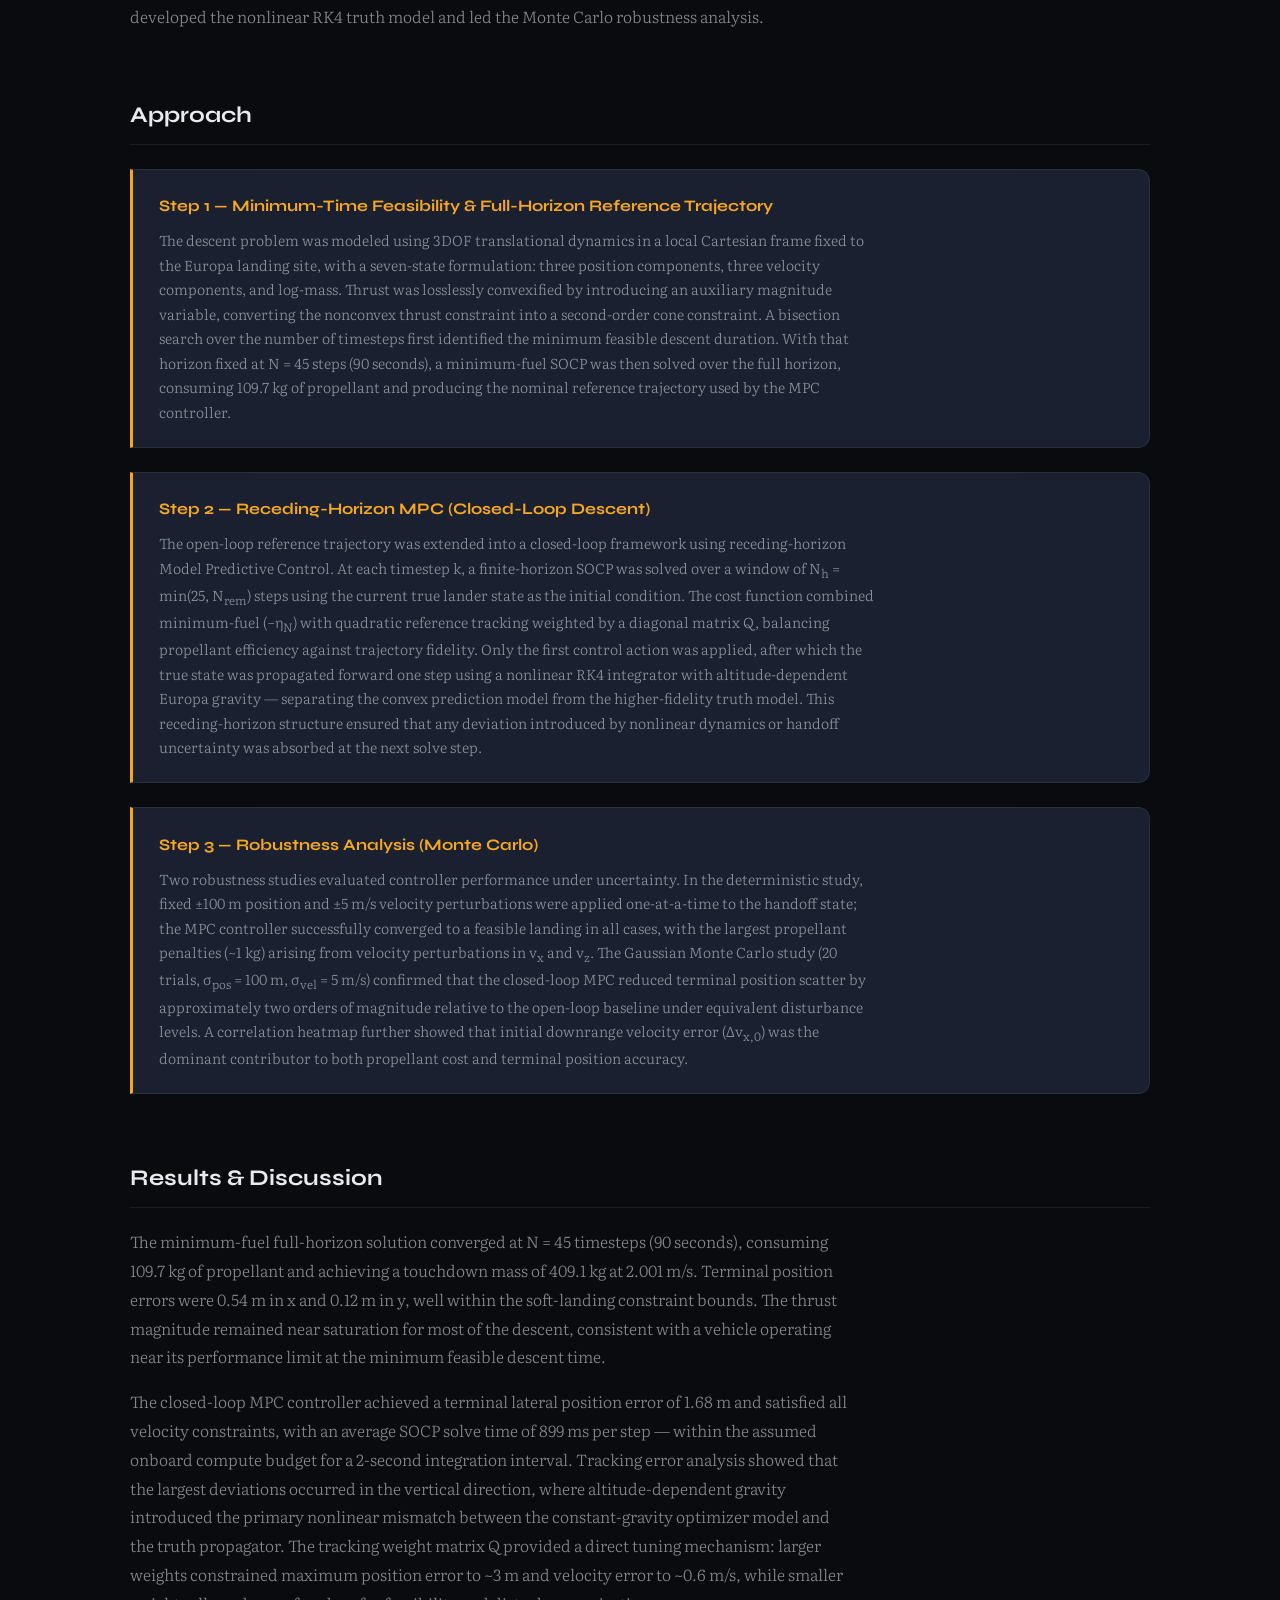
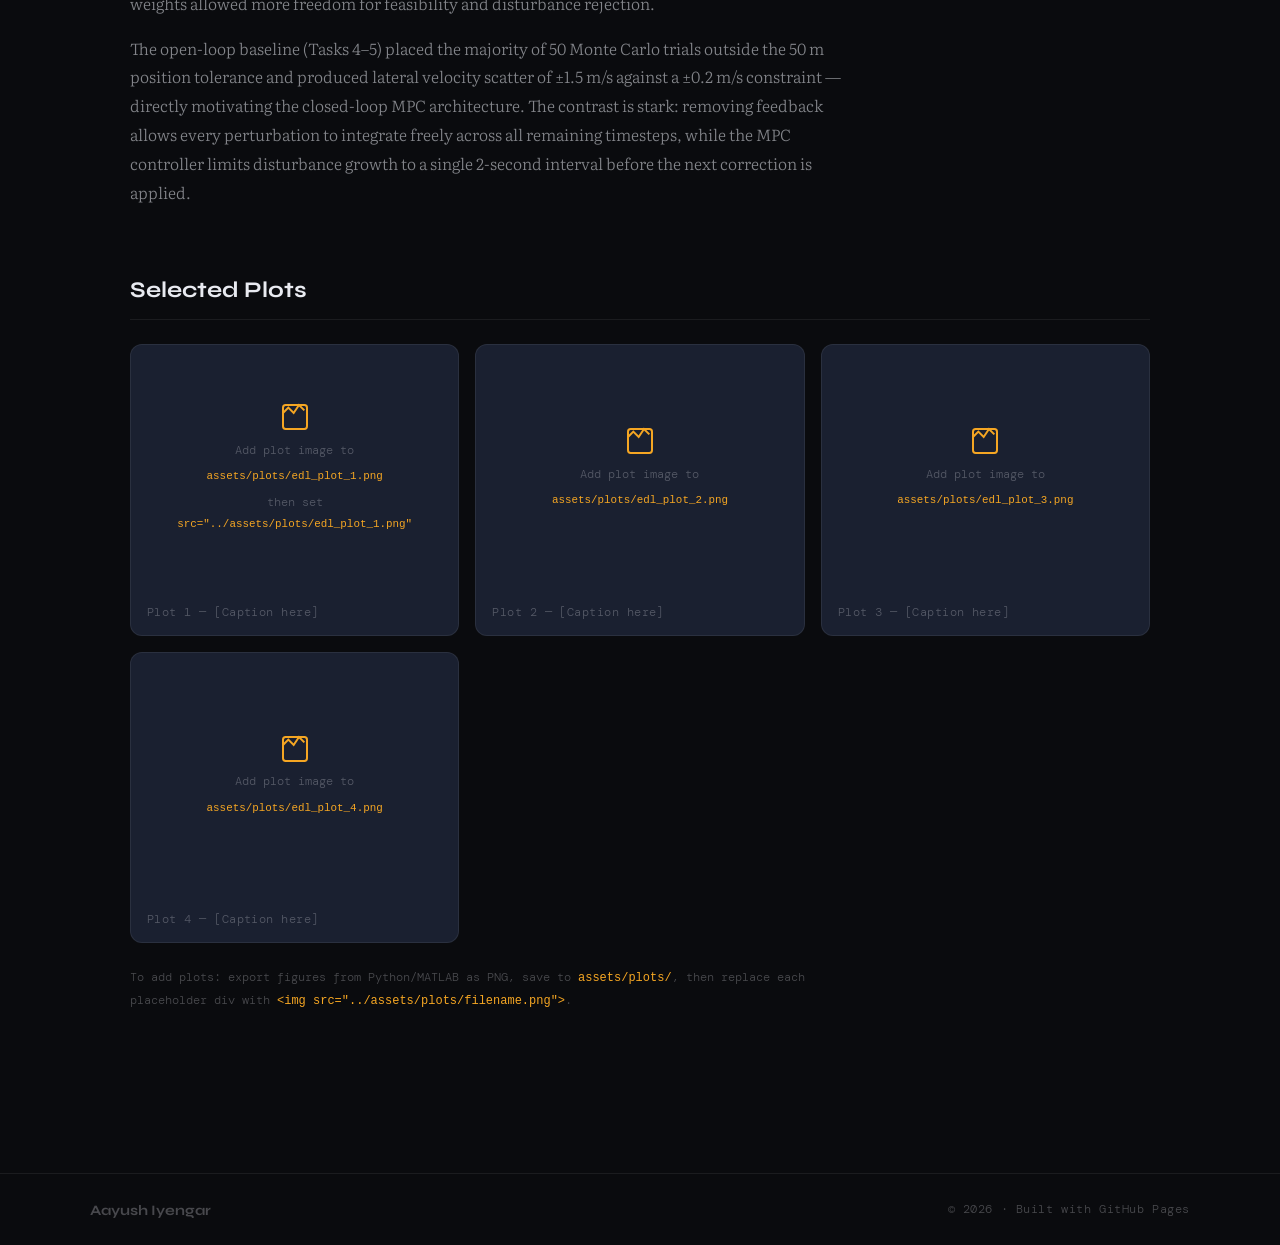
<file: projects/europa-edl.html>
<!DOCTYPE html>
<html lang="en">
<head>
  <meta charset="UTF-8" />
  <meta name="viewport" content="width=device-width, initial-scale=1.0" />
  <title>Europa EDL — Aayush Iyengar</title>
  <link rel="stylesheet" href="../css/style.css" />
  <link rel="preconnect" href="https://fonts.googleapis.com" />
  <link href="https://fonts.googleapis.com/css2?family=Syne:wght@400;600;700;800&family=DM+Mono:ital,wght@0,300;0,400;1,300&family=Literata:ital,wght@0,300;0,400;1,300&display=swap" rel="stylesheet" />
</head>
<body>

  <nav id="nav">
    
    <ul class="nav-links">
      <li><a href="../index.html#about">About</a></li>
      <li><a href="../index.html#projects">Projects</a></li>
      <li><a href="../index.html#experience">Experience</a></li>
      <li><a href="../index.html#skills">Skills</a></li>
      <li><a href="../index.html#contact">Contact</a></li>
    </ul>
    <button class="nav-menu-btn" id="menuBtn" aria-label="Toggle menu">
      <span></span><span></span><span></span>
    </button>
  </nav>

  <div class="mobile-menu" id="mobileMenu">
    <ul>
      <li><a href="../index.html#about" class="menu-link">About</a></li>
      <li><a href="../index.html#projects" class="menu-link">Projects</a></li>
      <li><a href="../index.html#experience" class="menu-link">Experience</a></li>
      <li><a href="../index.html#contact" class="menu-link">Contact</a></li>
    </ul>
  </div>

  <!-- HERO -->
  <div class="subpage-hero">
    <a href="../index.html#projects" class="back-link">← Back to Projects</a>
    <br>
    <p class="section-label">GNC · Trajectory Optimization</p>
    <h1 class="subpage-title">Europa Entry, Descent &amp; Landing —<br/>with MPC &amp; Convex Optimization</h1>
    <div class="subpage-tags">
      <span>Model Predictive Control</span>
      <span>Convex Optimization</span>
      <span>Python · CVXPY</span>
      <span>Monte Carlo</span>
    </div>
    <div class="subpage-actions">
      <a href="../assets/AAE_590_Project_Report_AI_OW.pdf" target="_blank" rel="noopener" class="btn-primary">Read Full Paper ↗</a>
      <a href="https://github.com/aiyengar6" target="_blank" rel="noopener" class="btn-ghost">GitHub ↗</a>
      <!-- ✏️ UPDATE: Replace the GitHub href above with the direct repo link once it's public -->
    </div>
  </div>

  <!-- BODY -->
  <div class="subpage-body">

    <!-- Key Results -->
    <div class="content-section">
      <h2>Key Results</h2>
      <div class="results-grid">
        <div class="result-card">
          <span class="num">409.1 kg</span>
          <span class="label">Touchdown Mass</span>
        </div>
        <div class="result-card">
          <span class="num">2.001 m/s</span>
          <span class="label">Touchdown Velocity</span>
        </div>
        <div class="result-card">
          <span class="num">1.68 m</span>
          <span class="label">MPC Lateral Error</span>
        </div>
        <div class="result-card">
          <span class="num">899 ms</span>
          <span class="label">Avg SOCP Solve Time</span>
        </div>
        <div class="result-card">
          <span class="num">109.7 kg</span>
          <span class="label">Propellant Consumed</span>
        </div>
        <div class="result-card">
          <span class="num">~100×</span>
          <span class="label">MPC vs Open-Loop Position Scatter Reduction</span>
        </div>
      </div>
    </div>

    <!-- Overview -->
    <div class="content-section">
      <h2>Project Overview</h2>
      <p>
        Europa is one of the most scientifically compelling destinations in the solar system,
        with a global subsurface ocean that makes it a primary target for astrobiology. While
        orbital and flyby missions can study Europa remotely, a landing mission enables in-situ
        measurement of surface material that may be indicative of the ocean below. Safe landing
        on Europa presents a challenging control problem driven by autonomous navigation
        requirements, stringent terminal constraints, limited propellant, and uncertain initial
        conditions for the approach phase.
      </p>
      <p>
        This project developed a fuel-optimal powered descent guidance framework for a Europa
        lander, formulated as a convex Second-Order Cone Program (SOCP) with lossless
        convexification of the nonlinear thrust magnitude constraints following the approach of
        Açıkmeşe and Ploen. The full EDL problem was decomposed into two coupled phases — Entry
        and Descent/Landing — connected through a handoff state. The Entry phase was used to
        derive realistic initial conditions for the Descent/Landing phase, which is the primary
        focus of this work. I was responsible for the initial 3DOF linearized setup, the
        reference minimum-fuel convex trajectory, the initial MPC implementation, and the
        open-loop introduction of Brownian motion disturbances; Owen Willis developed the
        nonlinear RK4 truth model and led the Monte Carlo robustness analysis.
      </p>
    </div>

    <!-- Phase Breakdown -->
    <div class="content-section">
      <h2>Approach</h2>
      <div class="phases">
        <div class="phase-card">
          <h3>Step 1 — Minimum-Time Feasibility &amp; Full-Horizon Reference Trajectory</h3>
          <p>
            The descent problem was modeled using 3DOF translational dynamics in a local Cartesian
            frame fixed to the Europa landing site, with a seven-state formulation: three position
            components, three velocity components, and log-mass. Thrust was losslessly convexified
            by introducing an auxiliary magnitude variable, converting the nonconvex thrust
            constraint into a second-order cone constraint. A bisection search over the number of
            timesteps first identified the minimum feasible descent duration. With that horizon
            fixed at N = 45 steps (90 seconds), a minimum-fuel SOCP was then solved over the full
            horizon, consuming 109.7 kg of propellant and producing the nominal reference trajectory
            used by the MPC controller.
          </p>
        </div>
        <div class="phase-card">
          <h3>Step 2 — Receding-Horizon MPC (Closed-Loop Descent)</h3>
          <p>
            The open-loop reference trajectory was extended into a closed-loop framework using
            receding-horizon Model Predictive Control. At each timestep k, a finite-horizon SOCP
            was solved over a window of N<sub>h</sub> = min(25, N<sub>rem</sub>) steps using the
            current true lander state as the initial condition. The cost function combined
            minimum-fuel (−η<sub>N</sub>) with quadratic reference tracking weighted by a diagonal
            matrix Q, balancing propellant efficiency against trajectory fidelity. Only the first
            control action was applied, after which the true state was propagated forward one step
            using a nonlinear RK4 integrator with altitude-dependent Europa gravity — separating
            the convex prediction model from the higher-fidelity truth model. This receding-horizon
            structure ensured that any deviation introduced by nonlinear dynamics or handoff
            uncertainty was absorbed at the next solve step.
          </p>
        </div>
        <div class="phase-card">
          <h3>Step 3 — Robustness Analysis (Monte Carlo)</h3>
          <p>
            Two robustness studies evaluated controller performance under uncertainty. In the
            deterministic study, fixed ±100 m position and ±5 m/s velocity perturbations were
            applied one-at-a-time to the handoff state; the MPC controller successfully converged
            to a feasible landing in all cases, with the largest propellant penalties (~1 kg)
            arising from velocity perturbations in v<sub>x</sub> and v<sub>z</sub>. The Gaussian
            Monte Carlo study (20 trials, σ<sub>pos</sub> = 100 m, σ<sub>vel</sub> = 5 m/s)
            confirmed that the closed-loop MPC reduced terminal position scatter by approximately
            two orders of magnitude relative to the open-loop baseline under equivalent disturbance
            levels. A correlation heatmap further showed that initial downrange velocity error
            (Δv<sub>x,0</sub>) was the dominant contributor to both propellant cost and terminal
            position accuracy.
          </p>
        </div>
      </div>
    </div>

    <!-- Results & Discussion -->
    <div class="content-section">
      <h2>Results &amp; Discussion</h2>
      <p>
        The minimum-fuel full-horizon solution converged at N = 45 timesteps (90 seconds),
        consuming 109.7 kg of propellant and achieving a touchdown mass of 409.1 kg at
        2.001 m/s. Terminal position errors were 0.54 m in x and 0.12 m in y, well within
        the soft-landing constraint bounds. The thrust magnitude remained near saturation for
        most of the descent, consistent with a vehicle operating near its performance limit at
        the minimum feasible descent time.
      </p>
      <p>
        The closed-loop MPC controller achieved a terminal lateral position error of 1.68 m
        and satisfied all velocity constraints, with an average SOCP solve time of 899 ms per
        step — within the assumed onboard compute budget for a 2-second integration interval.
        Tracking error analysis showed that the largest deviations occurred in the vertical
        direction, where altitude-dependent gravity introduced the primary nonlinear mismatch
        between the constant-gravity optimizer model and the truth propagator. The tracking
        weight matrix Q provided a direct tuning mechanism: larger weights constrained maximum
        position error to ~3 m and velocity error to ~0.6 m/s, while smaller weights allowed
        more freedom for feasibility and disturbance rejection.
      </p>
      <p>
        The open-loop baseline (Tasks 4–5) placed the majority of 50 Monte Carlo trials outside
        the 50 m position tolerance and produced lateral velocity scatter of ±1.5 m/s against
        a ±0.2 m/s constraint — directly motivating the closed-loop MPC architecture. The
        contrast is stark: removing feedback allows every perturbation to integrate freely
        across all remaining timesteps, while the MPC controller limits disturbance growth to
        a single 2-second interval before the next correction is applied.
      </p>
    </div>

    <!-- Plots -->
    <div class="content-section">
      <h2>Selected Plots</h2>
      <div class="plot-gallery">

        <div class="plot-frame">
          <!-- ✏️ UPDATE: Replace src with path to your plot image, e.g. ../assets/plots/edl_trajectory.png -->
          <!-- To add a plot: save the image to assets/plots/ and update the src below -->
          <div class="plot-placeholder">
            <svg viewBox="0 0 24 24" fill="none" stroke="currentColor" stroke-width="1.5" width="32" height="32" style="color:var(--amber)"><rect x="3" y="3" width="18" height="18" rx="2"/><path d="M3 9l4-4 4 4 4-6 4 4"/></svg>
            <span>Add plot image to</span>
            <code>assets/plots/edl_plot_1.png</code>
            <span>then set <code>src="../assets/plots/edl_plot_1.png"</code></span>
          </div>
          <div class="plot-caption">
            <!-- ✏️ UPDATE: Caption for plot 1, e.g. "Entry trajectory — altitude vs. downrange distance" -->
            Plot 1 — [Caption here]
          </div>
        </div>

        <div class="plot-frame">
          <div class="plot-placeholder">
            <svg viewBox="0 0 24 24" fill="none" stroke="currentColor" stroke-width="1.5" width="32" height="32" style="color:var(--amber)"><rect x="3" y="3" width="18" height="18" rx="2"/><path d="M3 9l4-4 4 4 4-6 4 4"/></svg>
            <span>Add plot image to</span>
            <code>assets/plots/edl_plot_2.png</code>
          </div>
          <div class="plot-caption">Plot 2 — [Caption here]</div>
        </div>

        <div class="plot-frame">
          <div class="plot-placeholder">
            <svg viewBox="0 0 24 24" fill="none" stroke="currentColor" stroke-width="1.5" width="32" height="32" style="color:var(--amber)"><rect x="3" y="3" width="18" height="18" rx="2"/><path d="M3 9l4-4 4 4 4-6 4 4"/></svg>
            <span>Add plot image to</span>
            <code>assets/plots/edl_plot_3.png</code>
          </div>
          <div class="plot-caption">Plot 3 — [Caption here]</div>
        </div>

        <div class="plot-frame">
          <div class="plot-placeholder">
            <svg viewBox="0 0 24 24" fill="none" stroke="currentColor" stroke-width="1.5" width="32" height="32" style="color:var(--amber)"><rect x="3" y="3" width="18" height="18" rx="2"/><path d="M3 9l4-4 4 4 4-6 4 4"/></svg>
            <span>Add plot image to</span>
            <code>assets/plots/edl_plot_4.png</code>
          </div>
          <div class="plot-caption">Plot 4 — [Caption here]</div>
        </div>

        <!-- ✏️ To add a 5th plot, copy one <div class="plot-frame"> block above and paste here -->

      </div>
      <p style="font-family:var(--mono);font-size:0.75rem;color:var(--text-mute);margin-top:0.5rem;">
        To add plots: export figures from Python/MATLAB as PNG, save to <code style="color:var(--amber)">assets/plots/</code>,
        then replace each placeholder div with <code style="color:var(--amber)">&lt;img src="../assets/plots/filename.png"&gt;</code>.
      </p>
    </div>

  </div>

  <footer>
    <div class="footer-inner">
      <span class="footer-name">Aayush Iyengar</span>
      <span class="footer-copy">© 2026 · Built with GitHub Pages</span>
    </div>
  </footer>

  <script src="../js/main.js"></script>
</body>
</html>
</file>
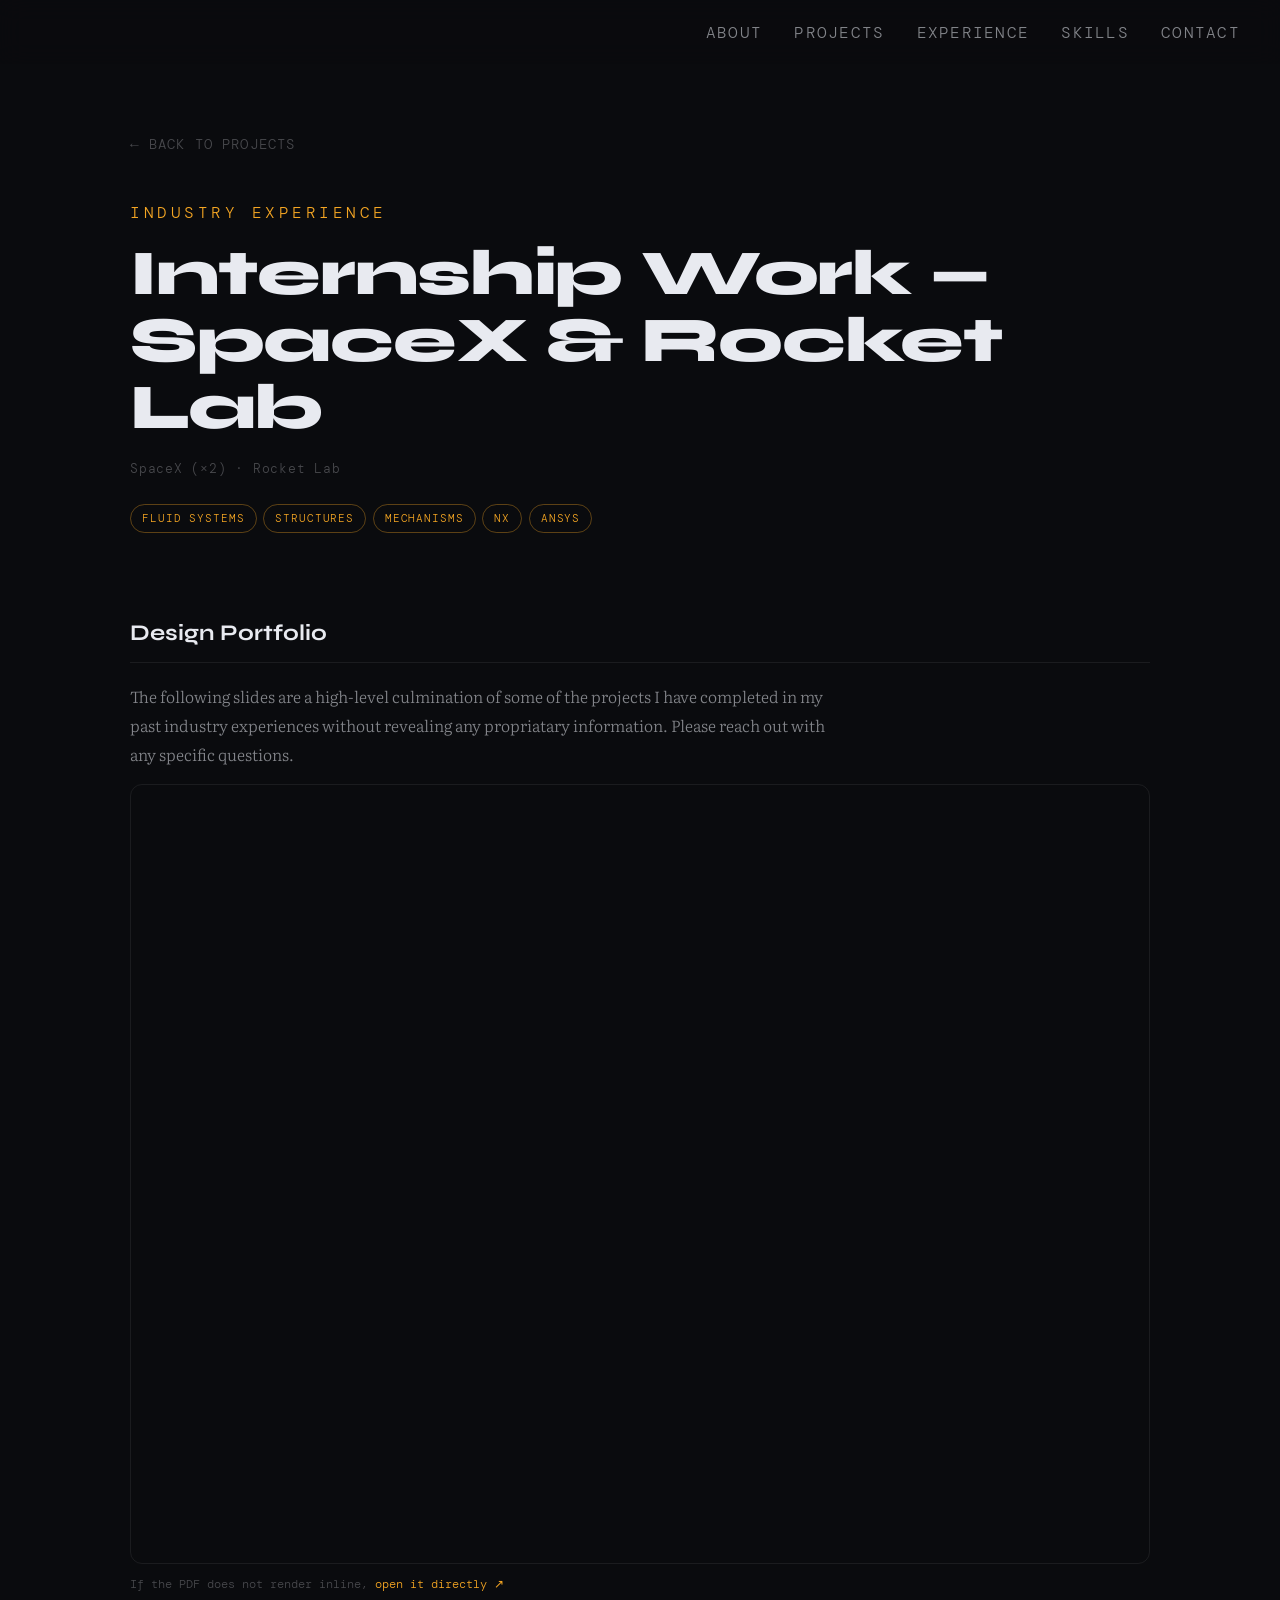
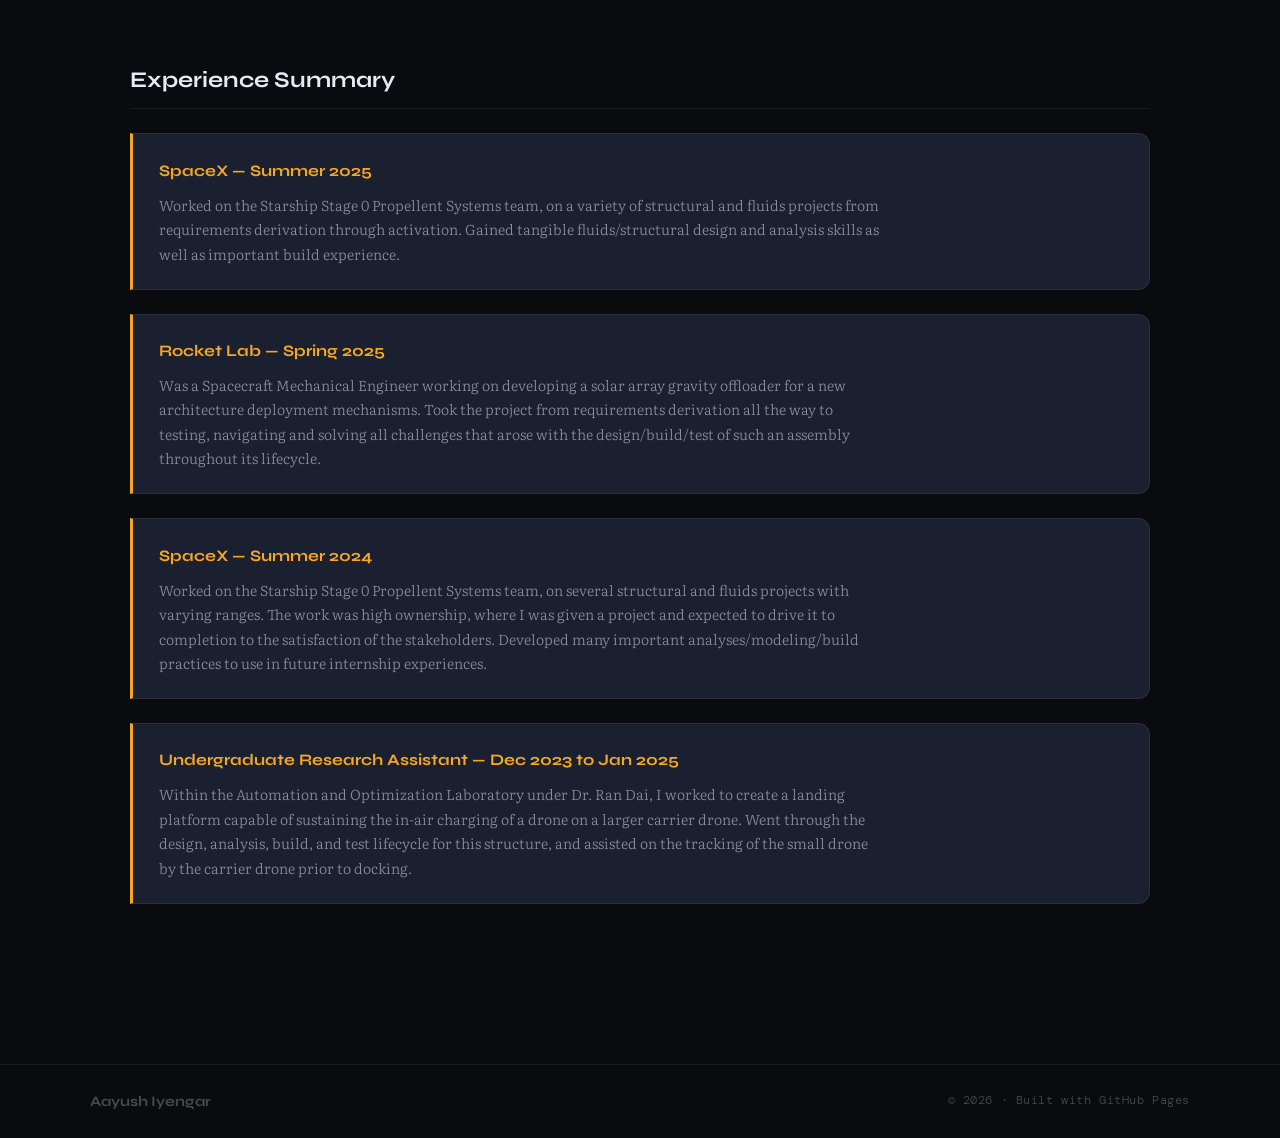
<file: projects/internships.html>
<!DOCTYPE html>
<html lang="en">
<head>
  <meta charset="UTF-8" />
  <meta name="viewport" content="width=device-width, initial-scale=1.0" />
  <title>Internship Work — Aayush Iyengar</title>
  <link rel="stylesheet" href="../css/style.css" />
  <link rel="preconnect" href="https://fonts.googleapis.com" />
  <link href="https://fonts.googleapis.com/css2?family=Syne:wght@400;600;700;800&family=DM+Mono:ital,wght@0,300;0,400;1,300&family=Literata:ital,wght@0,300;0,400;1,300&display=swap" rel="stylesheet" />
</head>
<body>

  <nav id="nav">
    
    <ul class="nav-links">
      <li><a href="../index.html#about">About</a></li>
      <li><a href="../index.html#projects">Projects</a></li>
      <li><a href="../index.html#experience">Experience</a></li>
      <li><a href="../index.html#skills">Skills</a></li>
      <li><a href="../index.html#contact">Contact</a></li>
    </ul>
    <button class="nav-menu-btn" id="menuBtn" aria-label="Toggle menu">
      <span></span><span></span><span></span>
    </button>
  </nav>

  <div class="mobile-menu" id="mobileMenu">
    <ul>
      <li><a href="../index.html#about" class="menu-link">About</a></li>
      <li><a href="../index.html#projects" class="menu-link">Projects</a></li>
      <li><a href="../index.html#experience" class="menu-link">Experience</a></li>
      <li><a href="../index.html#contact" class="menu-link">Contact</a></li>
    </ul>
  </div>

  <div class="subpage-hero">
    <a href="../index.html#projects" class="back-link">← Back to Projects</a>
    <br>
    <p class="section-label">Industry Experience</p>
    <h1 class="subpage-title">Internship Work —<br/>SpaceX &amp; Rocket Lab</h1>
    <p class="subpage-meta">SpaceX (×2) · Rocket Lab </p>
    <div class="subpage-tags">
      <span>Fluid Systems</span>
      <span>Structures</span>
      <span>Mechanisms</span>
      <span>NX</span>
      <span>ANSYS</span>
    </div>
  </div>

  <div class="subpage-body">

    <!-- Intro -->
    <div class="content-section">
  <h2>Design Portfolio</h2>
  <p>
    The following slides are a high-level culmination of some of the projects I have completed in my past industry experiences 
    without revealing any propriatary information. Please reach out with any specific questions.
  </p>
  <div style="width:100%;height:780px;border:1px solid var(--border);border-radius:var(--radius-lg);overflow:hidden;">
    <iframe
      src="../assets/Aayush_Iyengar - Design Portfolio.pdf"
      width="100%"
      height="100%"
      style="border:none;"
    ></iframe>
  </div>
  <p style="font-family:var(--mono);font-size:0.75rem;color:var(--text-mute);margin-top:0.6rem;">
    If the PDF does not render inline, <a href="../assets/term_paper_pres-Aayush Iyengar.pdf" target="_blank" rel="noopener" style="color:var(--amber)">open it directly ↗</a>
  </p>
</div>

    <!-- Company summaries — text only, no proprietary details -->
    <div class="content-section">
      <h2>Experience Summary</h2>

      <div class="phases">
        <div class="phase-card">
          <h3>SpaceX — Summer 2025</h3>
          <p>
            <!-- ✏️ UPDATE: Add a high-level, non-proprietary summary of your role -->
            Worked on the Starship Stage 0 Propellent Systems team, on a variety of structural and fluids projects from requirements derivation through activation.
            Gained tangible fluids/structural design and analysis skills as well as important build experience.
          </p>
        </div>
        <div class="phase-card">
          <h3>Rocket Lab — Spring 2025</h3>
          <p>
            <!-- ✏️ UPDATE -->
            Was a Spacecraft Mechanical Engineer working on developing a solar array gravity offloader for a new architecture deployment mechanisms. Took the project 
            from requirements derivation all the way to testing, navigating and solving all challenges that arose with the design/build/test of such an assembly throughout its lifecycle.
          </p>
        </div>
        <div class="phase-card">
          <h3>SpaceX — Summer 2024</h3>
          <p>
            <!-- ✏️ UPDATE -->
            Worked on the Starship Stage 0 Propellent Systems team, on several structural and fluids projects with varying ranges. The work was high ownership, where I was given 
            a project and expected to drive it to completion to the satisfaction of the stakeholders. Developed many important analyses/modeling/build practices to use in future internship experiences.
          </p>
        </div>
        <div class="phase-card">
          <h3>Undergraduate Research Assistant — Dec 2023 to Jan 2025</h3>
          <p>
            <!-- ✏️ UPDATE -->
            Within the Automation and Optimization Laboratory under Dr. Ran Dai, I worked to create a landing platform capable of sustaining the in-air charging of a drone on a larger
            carrier drone. Went through the design, analysis, build, and test lifecycle for this structure, and assisted on the tracking of the small drone by the carrier drone prior to docking.
          </p>
        </div>
      </div>
    </div>

  </div>

  <footer>
    <div class="footer-inner">
      <span class="footer-name">Aayush Iyengar</span>
      <span class="footer-copy">© 2026 · Built with GitHub Pages</span>
    </div>
  </footer>

  <script src="../js/main.js"></script>
</body>
</html>
</file>
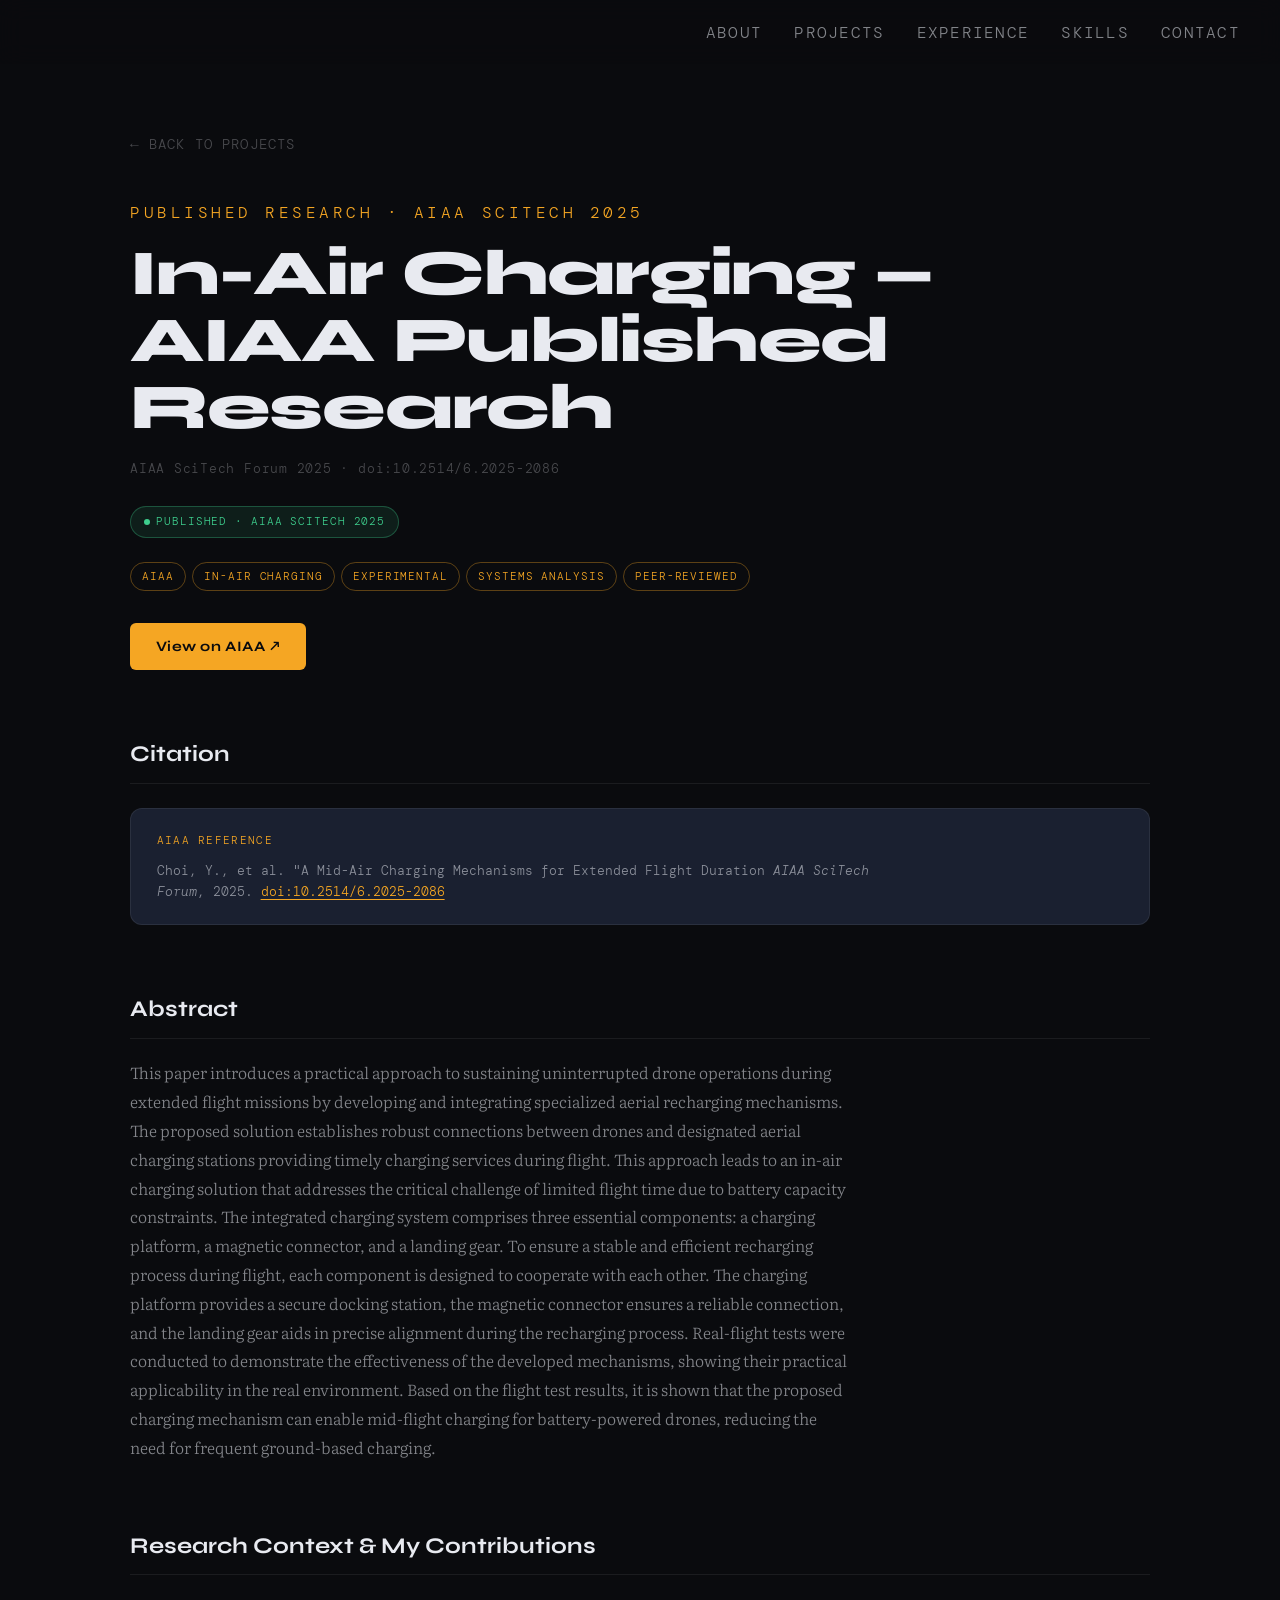
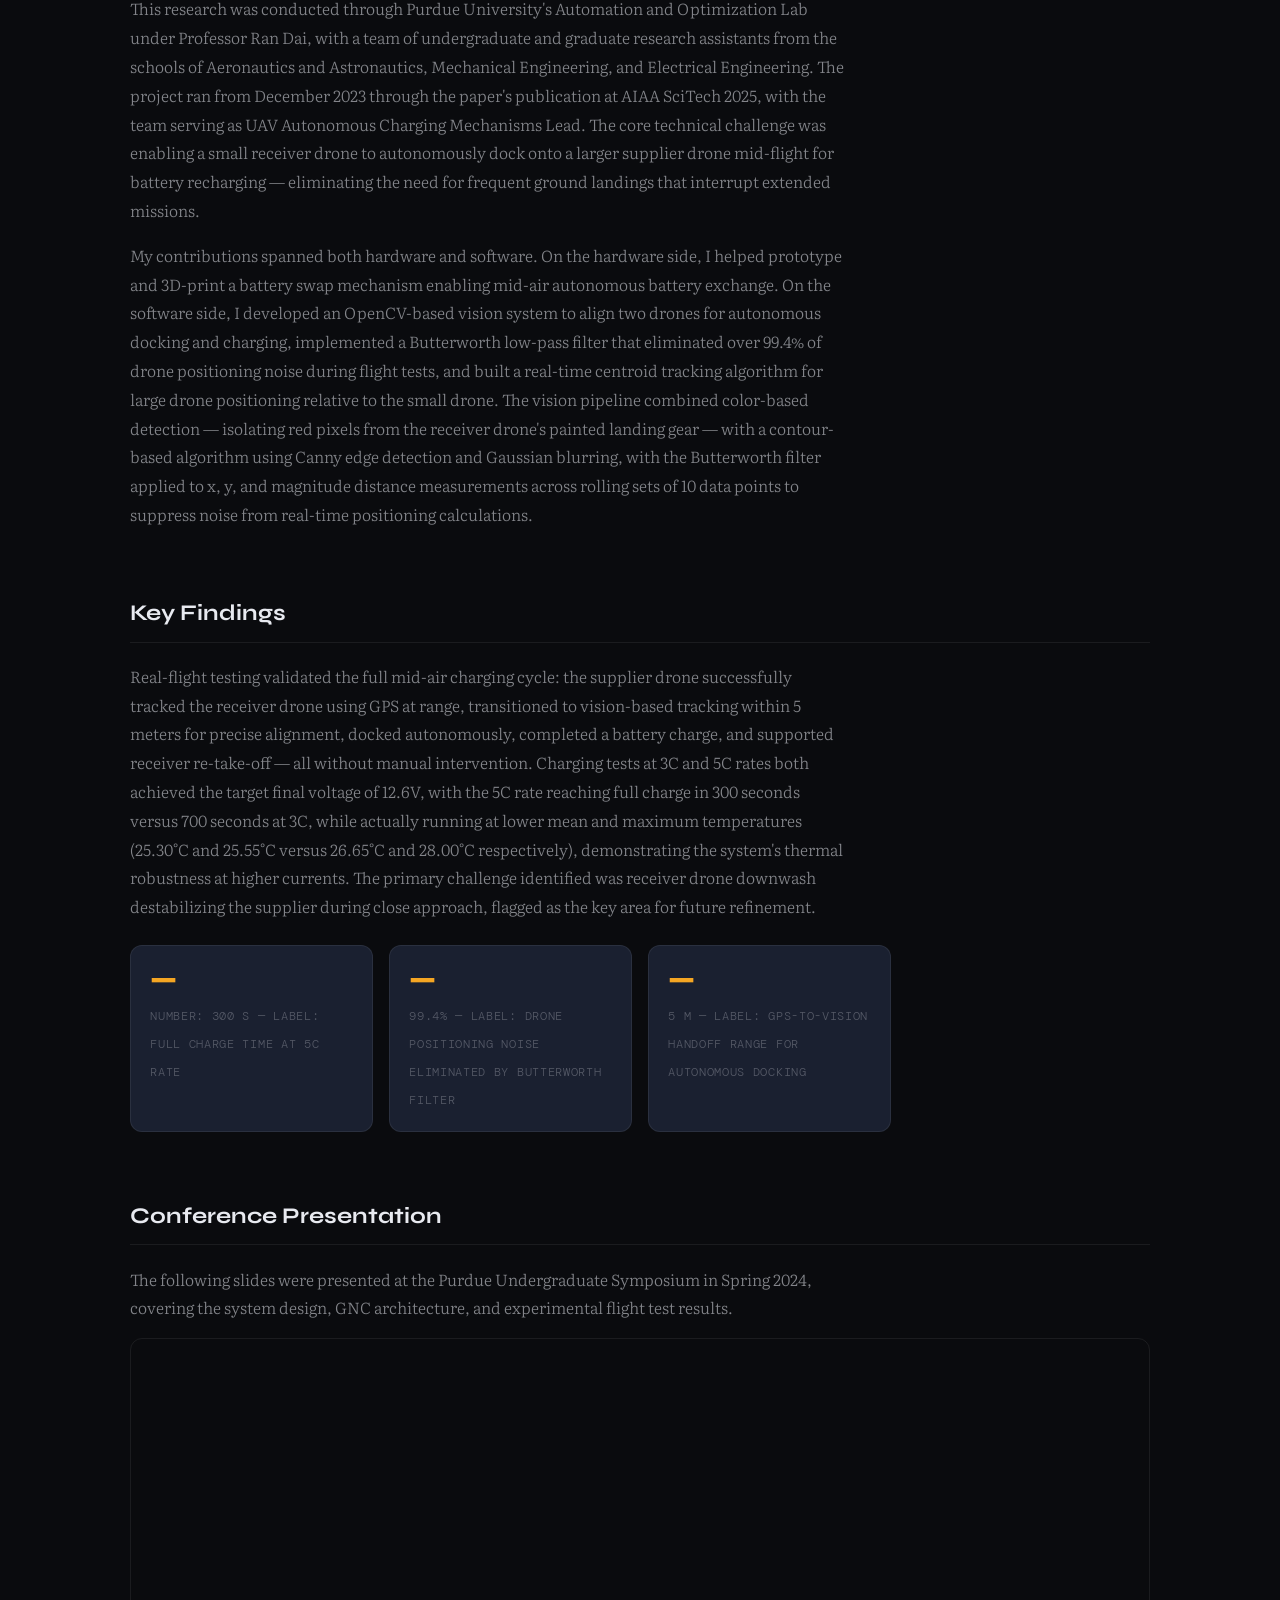
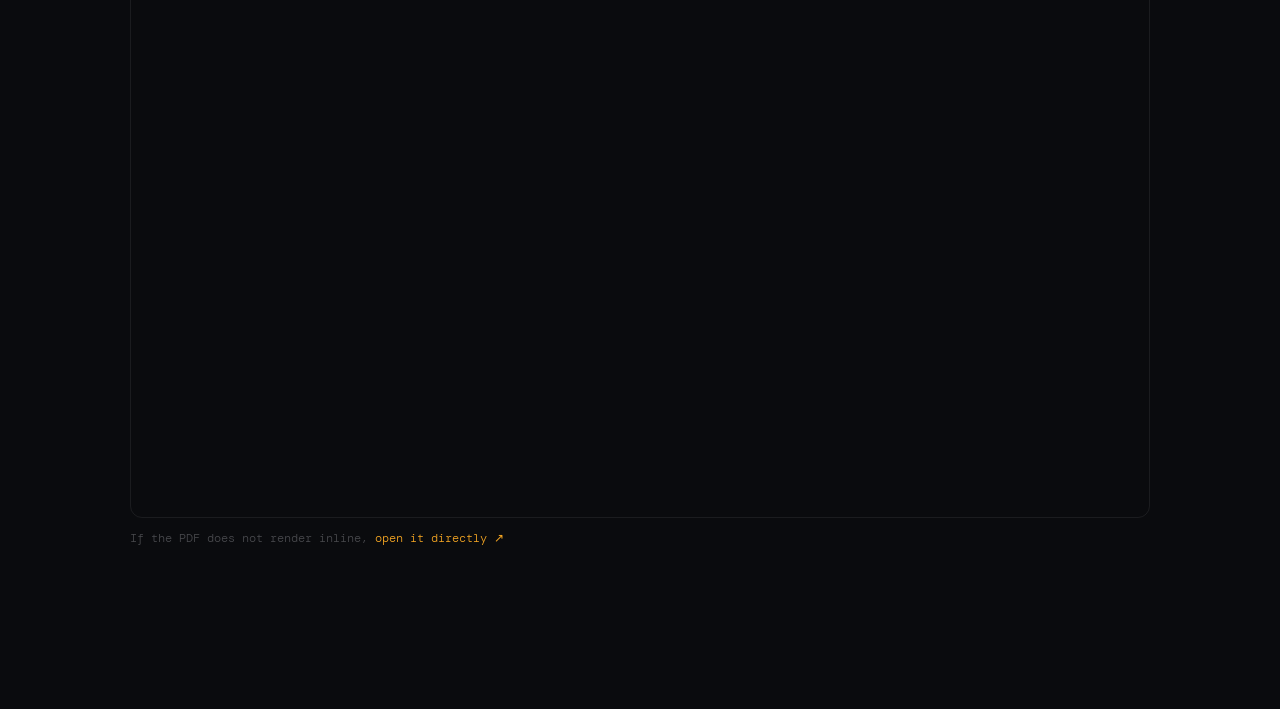
<file: projects/research.html>
<!DOCTYPE html>
<html lang="en">
<head>
  <meta charset="UTF-8" />
  <meta name="viewport" content="width=device-width, initial-scale=1.0" />
  <title>In-Air Charging Research — Aayush Iyengar</title>
  <link rel="stylesheet" href="../css/style.css" />
  <link rel="preconnect" href="https://fonts.googleapis.com" />
  <link href="https://fonts.googleapis.com/css2?family=Syne:wght@400;600;700;800&family=DM+Mono:ital,wght@0,300;0,400;1,300&family=Literata:ital,wght@0,300;0,400;1,300&display=swap" rel="stylesheet" />
</head>
<body>

  <nav id="nav">
    
    <ul class="nav-links">
      <li><a href="../index.html#about">About</a></li>
      <li><a href="../index.html#projects">Projects</a></li>
      <li><a href="../index.html#experience">Experience</a></li>
      <li><a href="../index.html#skills">Skills</a></li>
      <li><a href="../index.html#contact">Contact</a></li>
    </ul>
    <button class="nav-menu-btn" id="menuBtn" aria-label="Toggle menu">
      <span></span><span></span><span></span>
    </button>
  </nav>

  <div class="mobile-menu" id="mobileMenu">
    <ul>
      <li><a href="../index.html#about" class="menu-link">About</a></li>
      <li><a href="../index.html#projects" class="menu-link">Projects</a></li>
      <li><a href="../index.html#experience" class="menu-link">Experience</a></li>
      <li><a href="../index.html#contact" class="menu-link">Contact</a></li>
    </ul>
  </div>

  <div class="subpage-hero">
    <a href="../index.html#projects" class="back-link">← Back to Projects</a>
    <br>
    <p class="section-label">Published Research · AIAA SciTech 2025</p>
    <h1 class="subpage-title">In-Air Charging —<br/>AIAA Published Research</h1>
    <p class="subpage-meta">AIAA SciTech Forum 2025 · doi:10.2514/6.2025-2086</p>
    <div class="status-badge published">Published · AIAA SciTech 2025</div>
    <div class="subpage-tags">
      <span>AIAA</span>
      <span>In-Air Charging</span>
      <span>Experimental</span>
      <span>Systems Analysis</span>
      <span>Peer-Reviewed</span>
    </div>
    <div class="subpage-actions">
      <a href="https://arc.aiaa.org/doi/10.2514/6.2025-2086" target="_blank" rel="noopener" class="btn-primary">View on AIAA ↗</a>
    </div>
  </div>

  <div class="subpage-body">

    <!-- Citation -->
    <div class="content-section">
      <h2>Citation</h2>
      <div class="citation-block">
        <span class="cite-label">AIAA Reference</span>
        <p>
          <!-- ✏️ UPDATE: Replace with the full citation from the AIAA page — author list, title, conference, year, doi -->
          Choi, Y., et al. "A Mid-Air Charging Mechanisms for Extended Flight Duration <em>AIAA SciTech Forum</em>, 2025.
          <a href="https://arc.aiaa.org/doi/10.2514/6.2025-2086" target="_blank" rel="noopener">
            doi:10.2514/6.2025-2086
          </a>
        </p>
      </div>
    </div>

    <!-- Abstract / Overview -->
    <div class="content-section">
      <h2>Abstract</h2>
      <p>
        <!-- ✏️ UPDATE: Paste the abstract from your paper here, or write a plain-English summary -->
        This paper introduces a practical approach to sustaining uninterrupted drone operations during extended flight missions 
        by developing and integrating specialized aerial recharging mechanisms. The proposed solution establishes robust connections 
        between drones and designated aerial charging stations providing timely charging services during flight. This approach leads 
        to an in-air charging solution that addresses the critical challenge of limited flight time due to battery capacity constraints. 
        The integrated charging system comprises three essential components: a charging platform, a magnetic connector, and a landing 
        gear. To ensure a stable and efficient recharging process during flight, each component is designed to cooperate with each other. 
        The charging platform provides a secure docking station, the magnetic connector ensures a reliable connection, and the landing 
        gear aids in precise alignment during the recharging process. Real-flight tests were conducted to demonstrate the effectiveness 
        of the developed mechanisms, showing their practical applicability in the real environment. Based on the flight test results, 
        it is shown that the proposed charging mechanism can enable mid-flight charging for battery-powered drones, reducing the need for 
        frequent ground-based charging.
      </p>
    </div>

    <!-- Research Context -->
    <div class="content-section">
      <h2>Research Context &amp; My Contributions</h2>
      <p>
        <!-- ✏️ UPDATE: Describe your specific role on the research team -->
        This research was conducted through Purdue University's Automation and Optimization Lab under Professor Ran Dai, with a team of 
        undergraduate and graduate research assistants from the schools of Aeronautics and Astronautics, Mechanical Engineering, and 
        Electrical Engineering. The project ran from December 2023 through the paper's publication at AIAA SciTech 2025, with the team 
        serving as UAV Autonomous Charging Mechanisms Lead. The core technical challenge was enabling a small receiver drone to autonomously 
        dock onto a larger supplier drone mid-flight for battery recharging — eliminating the need for frequent ground landings that interrupt extended missions.
      </p>
      <p>
        <!-- ✏️ UPDATE -->
      My contributions spanned both hardware and software. On the hardware side, I helped prototype and 3D-print a battery swap mechanism 
      enabling mid-air autonomous battery exchange. On the software side, I developed an OpenCV-based vision system to align two drones 
      for autonomous docking and charging, implemented a Butterworth low-pass filter that eliminated over 99.4% of drone positioning noise 
      during flight tests, and built a real-time centroid tracking algorithm for large drone positioning relative to the small drone. The 
      vision pipeline combined color-based detection — isolating red pixels from the receiver drone's painted landing gear — with a contour-based 
      algorithm using Canny edge detection and Gaussian blurring, with the Butterworth filter applied to x, y, and magnitude distance measurements 
      across rolling sets of 10 data points to suppress noise from real-time positioning calculations.
      </p>
    </div>

    <!-- Key Findings -->
    <div class="content-section">
      <h2>Key Findings</h2>
      <p>
        <!-- ✏️ UPDATE: Summarize the main results from the paper -->
        Real-flight testing validated the full mid-air charging cycle: the supplier drone successfully tracked the receiver drone using GPS at range, 
        transitioned to vision-based tracking within 5 meters for precise alignment, docked autonomously, completed a battery charge, and supported 
        receiver re-take-off — all without manual intervention. Charging tests at 3C and 5C rates both achieved the target final voltage of 12.6V, 
        with the 5C rate reaching full charge in 300 seconds versus 700 seconds at 3C, while actually running at lower mean and maximum temperatures 
        (25.30°C and 25.55°C versus 26.65°C and 28.00°C respectively), demonstrating the system's thermal robustness at higher currents. The primary 
        challenge identified was receiver drone downwash destabilizing the supplier during close approach, flagged as the key area for future refinement.
      </p>
      <div class="results-grid">
        <!-- ✏️ UPDATE: Replace these with actual results from your paper -->
        <div class="result-card">
          <span class="num">—</span>
          <span class="label">Number: 300 s — Label: Full charge time at 5C rate</span>
        </div>
        <div class="result-card">
          <span class="num">—</span>
          <span class="label">99.4% — Label: Drone positioning noise eliminated by Butterworth filter</span>
        </div>
        <div class="result-card">
          <span class="num">—</span>
          <span class="label">5 m — Label: GPS-to-vision handoff range for autonomous docking</span>
        </div>
      </div>
    </div>

    <!-- Presentation -->
   <div class="content-section">
  <h2>Conference Presentation</h2>
  <p>
    The following slides were presented at the Purdue Undergraduate Symposium in Spring 2024, covering
    the system design, GNC architecture, and experimental flight test results.
  </p>
  <div style="width:100%;height:780px;border:1px solid var(--border);border-radius:var(--radius-lg);overflow:hidden;">
    <iframe
      src="../assets/PTR_FinalPresentation_AI.pdf"
      width="100%"
      height="100%"
      style="border:none;"
    ></iframe>
  </div>
  <p style="font-family:var(--mono);font-size:0.75rem;color:var(--text-mute);margin-top:0.6rem;">
    If the PDF does not render inline, <a href="../assets/PTR_FinalPresentation_AI.pdf" target="_blank" rel="noopener" style="color:var(--amber)">open it directly ↗</a>
  </p>
</div>
</file>
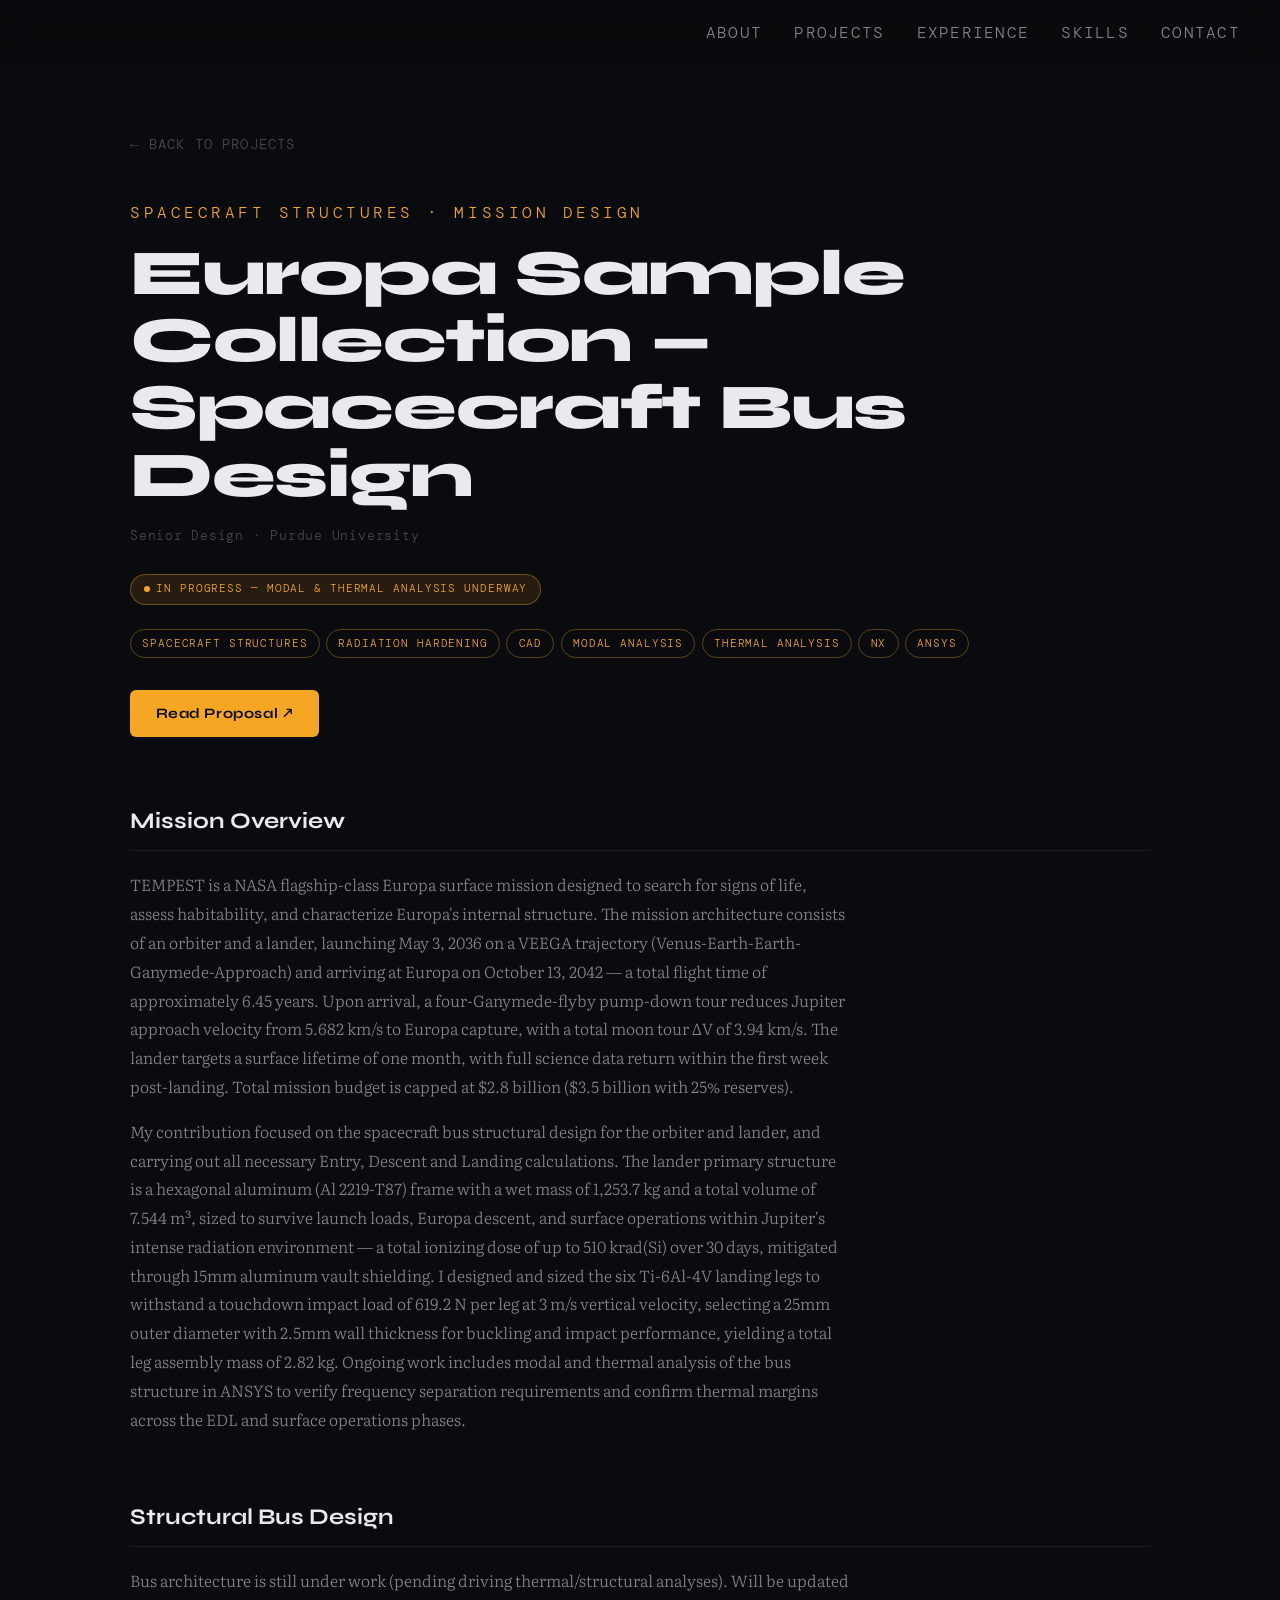
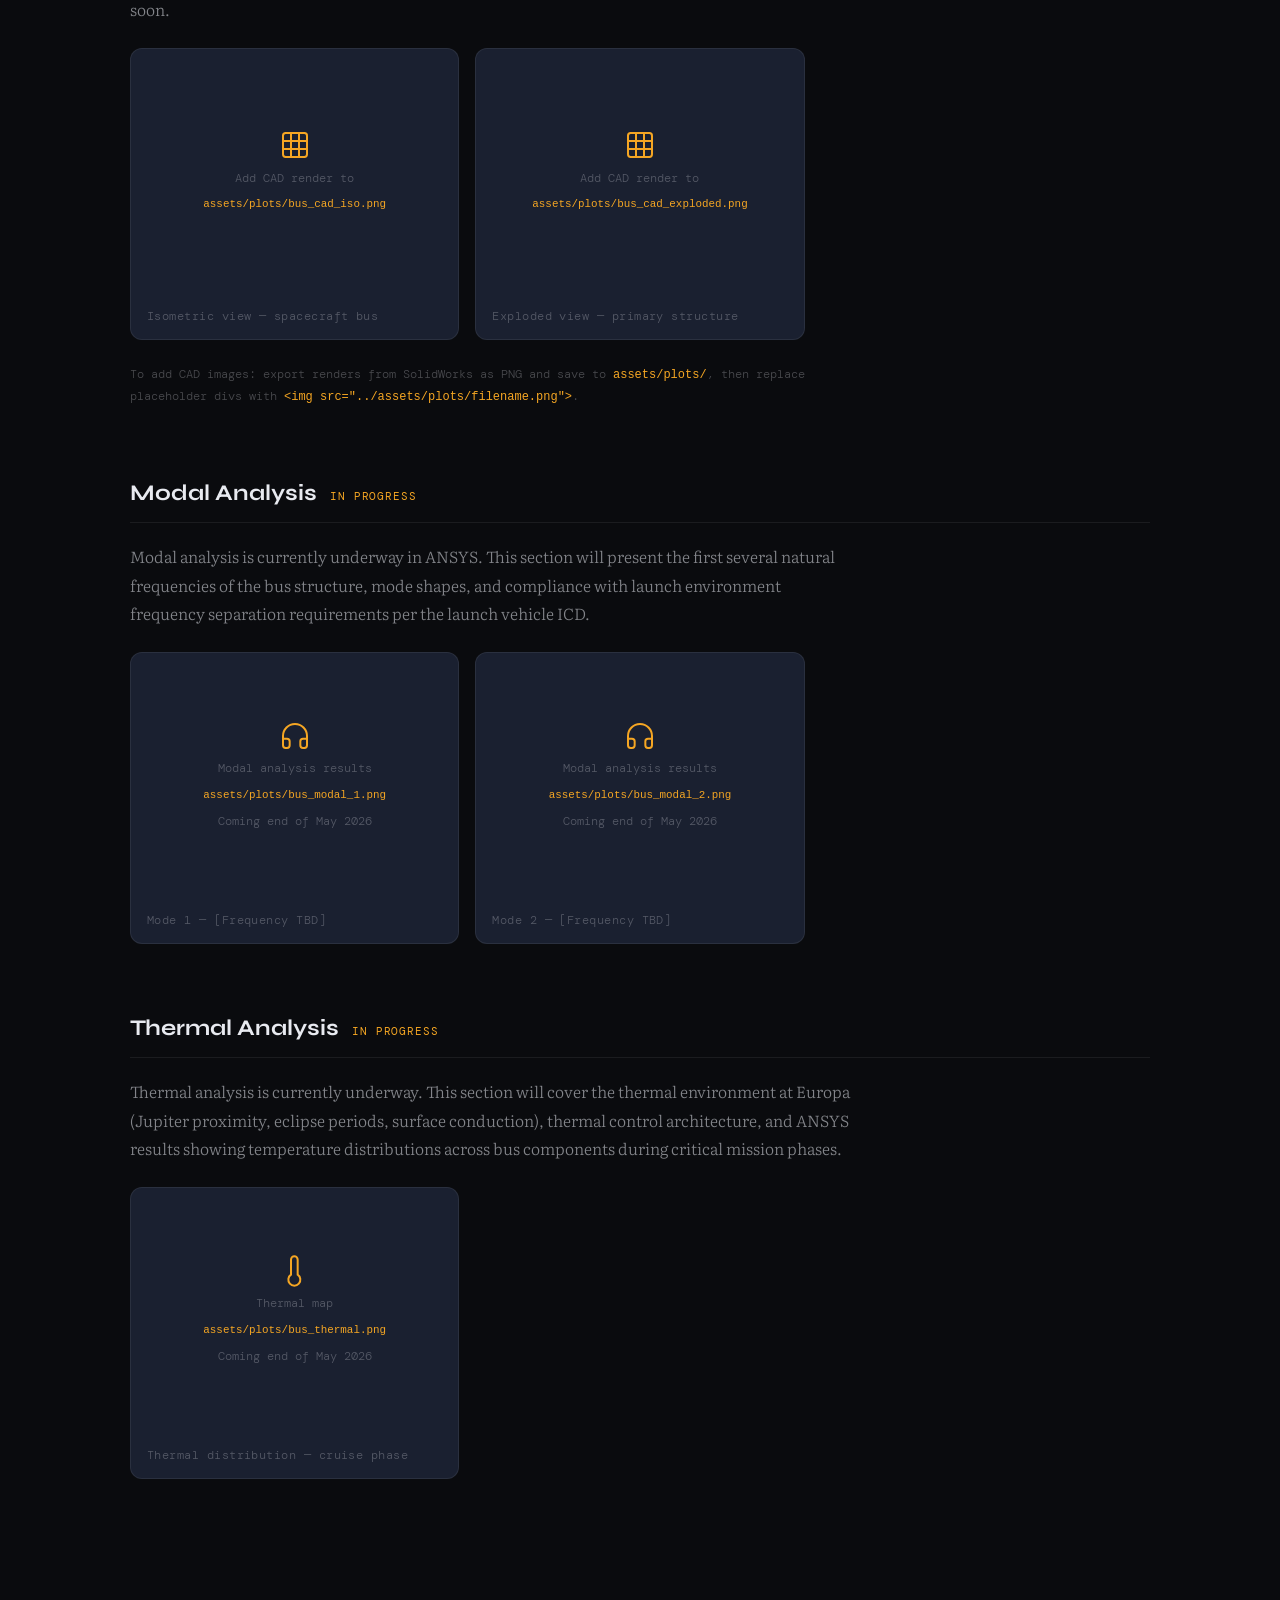
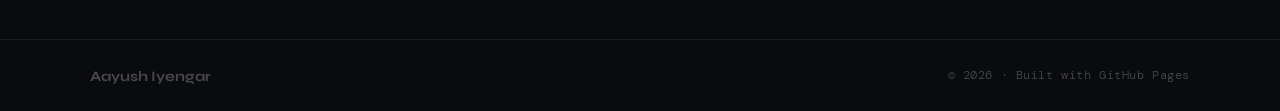
<file: projects/senior-design.html>
<!DOCTYPE html>
<html lang="en">
<head>
  <meta charset="UTF-8" />
  <meta name="viewport" content="width=device-width, initial-scale=1.0" />
  <title>Europa Bus Design — Aayush Iyengar</title>
  <link rel="stylesheet" href="../css/style.css" />
  <link rel="preconnect" href="https://fonts.googleapis.com" />
  <link href="https://fonts.googleapis.com/css2?family=Syne:wght@400;600;700;800&family=DM+Mono:ital,wght@0,300;0,400;1,300&family=Literata:ital,wght@0,300;0,400;1,300&display=swap" rel="stylesheet" />
</head>
<body>

  <nav id="nav">
    
    <ul class="nav-links">
      <li><a href="../index.html#about">About</a></li>
      <li><a href="../index.html#projects">Projects</a></li>
      <li><a href="../index.html#experience">Experience</a></li>
      <li><a href="../index.html#skills">Skills</a></li>
      <li><a href="../index.html#contact">Contact</a></li>
    </ul>
    <button class="nav-menu-btn" id="menuBtn" aria-label="Toggle menu">
      <span></span><span></span><span></span>
    </button>
  </nav>

  <div class="mobile-menu" id="mobileMenu">
    <ul>
      <li><a href="../index.html#about" class="menu-link">About</a></li>
      <li><a href="../index.html#projects" class="menu-link">Projects</a></li>
      <li><a href="../index.html#experience" class="menu-link">Experience</a></li>
      <li><a href="../index.html#contact" class="menu-link">Contact</a></li>
    </ul>
  </div>

  <div class="subpage-hero">
    <a href="../index.html#projects" class="back-link">← Back to Projects</a>
    <br>
    <p class="section-label">Spacecraft Structures · Mission Design</p>
    <h1 class="subpage-title">Europa Sample Collection —<br/>Spacecraft Bus Design</h1>
    <p class="subpage-meta">Senior Design · Purdue University</p>
    <div class="status-badge in-progress">In Progress — Modal &amp; Thermal Analysis Underway</div>
    <div class="subpage-tags">
      <span>Spacecraft Structures</span>
      <span>Radiation Hardening</span>
      <span>CAD</span>
      <span>Modal Analysis</span>
      <span>Thermal Analysis</span>
      <span>NX</span>
      <span>ANSYS</span>
    </div>
    <div class="subpage-actions">
      <a href="../assets/Senior_Design_Proposal.pdf" target="_blank" rel="noopener" class="btn-primary">Read Proposal ↗</a>
    </div>
  </div>

  <div class="subpage-body">

    <!-- Mission Overview -->
    <div class="content-section">
      <h2>Mission Overview</h2>
      <p>
        <!-- ✏️ UPDATE: Replace with your own description of the mission context -->
        TEMPEST is a NASA flagship-class Europa surface mission designed to search for signs of life, assess habitability, and 
        characterize Europa's internal structure. The mission architecture consists of an orbiter and a lander, launching May 3, 
        2036 on a VEEGA trajectory (Venus-Earth-Earth-Ganymede-Approach) and arriving at Europa on October 13, 2042 — a total flight 
        time of approximately 6.45 years. Upon arrival, a four-Ganymede-flyby pump-down tour reduces Jupiter approach velocity from 
        5.682 km/s to Europa capture, with a total moon tour ΔV of 3.94 km/s. The lander targets a surface lifetime of one month, 
        with full science data return within the first week post-landing. Total mission budget is capped at $2.8 billion ($3.5 
        billion with 25% reserves).
      </p>
      <p>
        <!-- ✏️ UPDATE: Add more context about your team, mission requirements, etc. -->
        My contribution focused on the spacecraft bus structural design for the orbiter and lander, and carrying out all necessary 
        Entry, Descent and Landing calculations. The lander primary structure is a hexagonal aluminum (Al 2219-T87) frame with a wet
         mass of 1,253.7 kg and a total volume of 7.544 m³, sized to survive launch loads, Europa descent, and surface operations 
         within Jupiter's intense radiation environment — a total ionizing dose of up to 510 krad(Si) over 30 days, mitigated through 
         15mm aluminum vault shielding. I designed and sized the six Ti-6Al-4V landing legs to withstand a touchdown impact load of 
         619.2 N per leg at 3 m/s vertical velocity, selecting a 25mm outer diameter with 2.5mm wall thickness for buckling and impact 
         performance, yielding a total leg assembly mass of 2.82 kg. Ongoing work includes modal and thermal analysis of the bus structure 
         in ANSYS to verify frequency separation requirements and confirm thermal margins across the EDL and surface operations phases.
      </p>
    </div>

    <!-- Bus Design -->
    <div class="content-section">
      <h2>Structural Bus Design</h2>
      <p>
        <!-- ✏️ UPDATE: Describe your CAD/structural design decisions here -->
        <!--[Describe the bus architecture — dimensions, material choices, primary structure approach,
        how radiation shielding was integrated, how components were packaged, and what drove the
        key design decisions. Pull from your proposal document.]-->
        Bus architecture is still under work (pending driving thermal/structural analyses). Will be updated soon.
      </p>

      <!-- CAD Images -->
      <div class="plot-gallery">
        <div class="plot-frame">
          <div class="plot-placeholder">
            <svg viewBox="0 0 24 24" fill="none" stroke="currentColor" stroke-width="1.5" width="32" height="32" style="color:var(--amber)"><rect x="3" y="3" width="18" height="18" rx="2"/><line x1="3" y1="9" x2="21" y2="9"/><line x1="3" y1="15" x2="21" y2="15"/><line x1="9" y1="3" x2="9" y2="21"/><line x1="15" y1="3" x2="15" y2="21"/></svg>
            <span>Add CAD render to</span>
            <code>assets/plots/bus_cad_iso.png</code>
          </div>
          <div class="plot-caption">Isometric view — spacecraft bus</div>
        </div>
        <div class="plot-frame">
          <div class="plot-placeholder">
            <svg viewBox="0 0 24 24" fill="none" stroke="currentColor" stroke-width="1.5" width="32" height="32" style="color:var(--amber)"><rect x="3" y="3" width="18" height="18" rx="2"/><line x1="3" y1="9" x2="21" y2="9"/><line x1="3" y1="15" x2="21" y2="15"/><line x1="9" y1="3" x2="9" y2="21"/><line x1="15" y1="3" x2="15" y2="21"/></svg>
            <span>Add CAD render to</span>
            <code>assets/plots/bus_cad_exploded.png</code>
          </div>
          <div class="plot-caption">Exploded view — primary structure</div>
        </div>
      </div>
      <p style="font-family:var(--mono);font-size:0.75rem;color:var(--text-mute);">
        To add CAD images: export renders from SolidWorks as PNG and save to
        <code style="color:var(--amber)">assets/plots/</code>, then replace placeholder divs with
        <code style="color:var(--amber)">&lt;img src="../assets/plots/filename.png"&gt;</code>.
      </p>
    </div>

    <!-- Modal Analysis — placeholder, update when complete -->
    <div class="content-section">
      <h2>Modal Analysis <span style="font-family:var(--mono);font-size:0.7rem;font-weight:400;color:var(--amber);letter-spacing:0.08em;margin-left:0.5rem;">IN PROGRESS</span></h2>
      <p>
        <!-- ✏️ UPDATE: Fill in once your modal analysis is complete -->
        Modal analysis is currently underway in ANSYS. This section will present the first
        several natural frequencies of the bus structure, mode shapes, and compliance with
        launch environment frequency separation requirements per the launch vehicle ICD.
      </p>
      <div class="plot-gallery">
        <div class="plot-frame">
          <div class="plot-placeholder">
            <svg viewBox="0 0 24 24" fill="none" stroke="currentColor" stroke-width="1.5" width="32" height="32" style="color:var(--amber)"><path d="M3 18v-6a9 9 0 0118 0v6"/><path d="M21 19a2 2 0 01-2 2h-1a2 2 0 01-2-2v-3a2 2 0 012-2h3z"/><path d="M3 19a2 2 0 002 2h1a2 2 0 002-2v-3a2 2 0 00-2-2H3z"/></svg>
            <span>Modal analysis results</span>
            <code>assets/plots/bus_modal_1.png</code>
            <span>Coming end of May 2026</span>
          </div>
          <div class="plot-caption">Mode 1 — [Frequency TBD]</div>
        </div>
        <div class="plot-frame">
          <div class="plot-placeholder">
            <svg viewBox="0 0 24 24" fill="none" stroke="currentColor" stroke-width="1.5" width="32" height="32" style="color:var(--amber)"><path d="M3 18v-6a9 9 0 0118 0v6"/><path d="M21 19a2 2 0 01-2 2h-1a2 2 0 01-2-2v-3a2 2 0 012-2h3z"/><path d="M3 19a2 2 0 002 2h1a2 2 0 002-2v-3a2 2 0 00-2-2H3z"/></svg>
            <span>Modal analysis results</span>
            <code>assets/plots/bus_modal_2.png</code>
            <span>Coming end of May 2026</span>
          </div>
          <div class="plot-caption">Mode 2 — [Frequency TBD]</div>
        </div>
      </div>
    </div>

    <!-- Thermal Analysis — placeholder -->
    <div class="content-section">
      <h2>Thermal Analysis <span style="font-family:var(--mono);font-size:0.7rem;font-weight:400;color:var(--amber);letter-spacing:0.08em;margin-left:0.5rem;">IN PROGRESS</span></h2>
      <p>
        <!-- ✏️ UPDATE: Fill in once your thermal analysis is complete -->
        Thermal analysis is currently underway. This section will cover the thermal environment
        at Europa (Jupiter proximity, eclipse periods, surface conduction), thermal control
        architecture, and ANSYS results showing temperature distributions across bus components
        during critical mission phases.
      </p>
      <div class="plot-gallery">
        <div class="plot-frame">
          <div class="plot-placeholder">
            <svg viewBox="0 0 24 24" fill="none" stroke="currentColor" stroke-width="1.5" width="32" height="32" style="color:var(--amber)"><path d="M14 14.76V3.5a2.5 2.5 0 00-5 0v11.26a4.5 4.5 0 105 0z"/></svg>
            <span>Thermal map</span>
            <code>assets/plots/bus_thermal.png</code>
            <span>Coming end of May 2026</span>
          </div>
          <div class="plot-caption">Thermal distribution — cruise phase</div>
        </div>
      </div>
    </div>

  </div>

  <footer>
    <div class="footer-inner">
      <span class="footer-name">Aayush Iyengar</span>
      <span class="footer-copy">© 2026 · Built with GitHub Pages</span>
    </div>
  </footer>

  <script src="../js/main.js"></script>
</body>
</html>
</file>
<file: css/style.css>
/* ═══════════════════════════════════════════════════════════════════
   AAYUSH IYENGAR — PORTFOLIO CSS
   Aesthetic: Deep-space industrial · Monochromatic dark + amber accent
   ═══════════════════════════════════════════════════════════════════ */

/* ── 0. TOKENS ───────────────────────────────────────────────────── */
:root {
  --bg:          #0a0b0e;
  --bg-2:        #10131a;
  --bg-3:        #161c26;
  --surface:     #1a2030;
  --border:      rgba(255,255,255,0.07);
  --amber:       #f5a623;
  --amber-dim:   rgba(245,166,35,0.15);
  --amber-glow:  rgba(245,166,35,0.06);
  --text:        #e8eaf0;
  --text-dim:    rgba(232,234,240,0.55);
  --text-mute:   rgba(232,234,240,0.28);
  --mono:        'DM Mono', monospace;
  --display:     'Syne', sans-serif;
  --body:        'Literata', Georgia, serif;
  --radius:      6px;
  --radius-lg:   12px;
  --max-w:       1100px;
  --nav-h:       64px;
}

/* ── 1. RESET & BASE ─────────────────────────────────────────────── */
*, *::before, *::after { box-sizing: border-box; margin: 0; padding: 0; }

html { scroll-behavior: smooth; font-size: 16px; }

body {
  background: var(--bg);
  color: var(--text);
  font-family: var(--body);
  font-weight: 300;
  line-height: 1.75;
  overflow-x: hidden;
}

a { color: inherit; text-decoration: none; }
img { display: block; max-width: 100%; }
ul { list-style: none; }

/* ── 2. NAV ──────────────────────────────────────────────────────── */
#nav {
  position: fixed;
  top: 0; left: 0; right: 0;
  height: var(--nav-h);
  display: flex;
  align-items: center;
  justify-content: flex-end;
  padding: 0 2.5rem;
  z-index: 100;
  background: rgba(10,11,14,0.6);
  backdrop-filter: blur(12px);
  -webkit-backdrop-filter: blur(12px);
  border-bottom: 1px solid transparent;
  transition: border-color 0.3s;
}
#nav.scrolled { border-color: var(--border); }

.nav-logo {
  font-family: var(--display);
  font-weight: 800;
  font-size: 1.2rem;
  letter-spacing: 0.05em;
  color: var(--amber);
}

.nav-links {
  display: flex;
  gap: 2rem;
}
.nav-links a {
  font-family: var(--mono);
  font-size: 1rem;
  letter-spacing: 0.08em;
  text-transform: uppercase;
  color: var(--text-dim);
  transition: color 0.2s;
  position: relative;
}
.nav-links a::after {
  content: '';
  position: absolute;
  bottom: -3px; left: 0; right: 100%;
  height: 1px;
  background: var(--amber);
  transition: right 0.25s ease;
}
.nav-links a:hover { color: var(--text); }
.nav-links a:hover::after { right: 0; }

.nav-menu-btn {
  display: none;
  flex-direction: column;
  gap: 5px;
  background: none;
  border: none;
  cursor: pointer;
  padding: 4px;
}
.nav-menu-btn span {
  display: block;
  width: 22px;
  height: 1.5px;
  background: var(--text);
  transition: transform 0.2s, opacity 0.2s;
}

/* Mobile menu */
.mobile-menu {
  display: none;
  position: fixed;
  inset: var(--nav-h) 0 0 0;
  background: rgba(10,11,14,0.97);
  z-index: 99;
  align-items: center;
  justify-content: center;
}
.mobile-menu.open { display: flex; }
.mobile-menu ul { display: flex; flex-direction: column; gap: 2rem; text-align: center; }
.mobile-menu a {
  font-family: var(--display);
  font-size: 2rem;
  font-weight: 700;
  color: var(--text-dim);
  transition: color 0.2s;
}
.mobile-menu a:hover { color: var(--amber); }

/* ── 3. HERO ─────────────────────────────────────────────────────── */
#hero {
  position: relative;
  min-height: 100svh;
  display: flex;
  align-items: center;
  overflow: hidden;
}

.hero-bg {
  position: absolute;
  inset: 0;
  z-index: 0;
}
#orbitCanvas {
  width: 100%;
  height: 100%;
}

/* Subtle grid overlay */
.hero-bg::after {
  content: '';
  position: absolute;
  inset: 0;
  background-image:
    linear-gradient(rgba(245,166,35,0.03) 1px, transparent 1px),
    linear-gradient(90deg, rgba(245,166,35,0.03) 1px, transparent 1px);
  background-size: 60px 60px;
  mask-image: radial-gradient(ellipse 80% 80% at 50% 50%, black 30%, transparent 100%);
}

.hero-content {
  position: relative;
  z-index: 1;
  padding: calc(var(--nav-h) + 4rem) 2.5rem 4rem;
  max-width: var(--max-w);
  margin: 0 auto;
  width: 100%;
}

.hero-eyebrow {
  font-family: var(--mono);
  font-size: 1rem;
  letter-spacing: 0.2em;
  text-transform: uppercase;
  color: var(--amber);
  margin-bottom: 1.2rem;
  opacity: 0;
  animation: fadeUp 0.8s ease 0.1s forwards;
}

.hero-name {
  font-family: var(--display);
  font-size: clamp(3.5rem, 10vw, 8rem);
  font-weight: 800;
  line-height: 0.95;
  letter-spacing: -0.02em;
  color: var(--text);
  opacity: 0;
  animation: fadeUp 0.8s ease 0.25s forwards;
}

.hero-tagline {
  margin-top: 1.8rem;
  font-family: var(--body);
  font-size: 1.05rem;
  color: var(--text-dim);
  line-height: 1.9;
  opacity: 0;
  animation: fadeUp 0.8s ease 0.4s forwards;
}
.hero-sub {
  font-family: var(--mono);
  font-size: 0.82rem;
  color: var(--text-dim);
  letter-spacing: 0.06em;
}

.hero-cta {
  margin-top: 2.5rem;
  display: flex;
  gap: 1rem;
  flex-wrap: wrap;
  opacity: 0;
  animation: fadeUp 0.8s ease 0.55s forwards;
}

.btn-primary {
  display: inline-flex;
  align-items: center;
  gap: 0.5rem;
  padding: 0.7rem 1.6rem;
  background: var(--amber);
  color: #0a0b0e;
  font-family: var(--display);
  font-weight: 700;
  font-size: 0.9rem;
  letter-spacing: 0.04em;
  border-radius: var(--radius);
  transition: opacity 0.2s, transform 0.2s;
}
.btn-primary:hover { opacity: 0.9; transform: translateY(-1px); }

.btn-ghost {
  display: inline-flex;
  align-items: center;
  gap: 0.5rem;
  padding: 0.7rem 1.6rem;
  border: 1px solid var(--border);
  color: var(--text-dim);
  font-family: var(--display);
  font-weight: 600;
  font-size: 0.9rem;
  letter-spacing: 0.04em;
  border-radius: var(--radius);
  transition: border-color 0.2s, color 0.2s, transform 0.2s;
}
.btn-ghost:hover {
  border-color: var(--amber);
  color: var(--amber);
  transform: translateY(-1px);
}

.hero-scroll-hint {
  position: absolute;
  bottom: 2rem;
  left: 50%;
  transform: translateX(-50%);
  font-family: var(--mono);
  font-size: 0.68rem;
  letter-spacing: 0.2em;
  text-transform: uppercase;
  color: var(--text-mute);
  z-index: 1;
  animation: fadeUp 1s ease 1s both, bobble 3s ease-in-out 2s infinite;
}

/* ── 4. SECTION COMMON ───────────────────────────────────────────── */
section {
  padding: 7rem 2.5rem;
  position: relative;
}
section:nth-child(even) { background: var(--bg-2); }

.section-inner {
  max-width: var(--max-w);
  margin: 0 auto;
}

.section-label {
  display: inline-block;
  font-family: var(--mono);
  font-size: 1rem;
  letter-spacing: 0.22em;
  text-transform: uppercase;
  color: var(--amber);
  margin-bottom: 0.8rem;
}

section h2 {
  font-family: var(--display);
  font-size: clamp(2rem, 5vw, 3.2rem);
  font-weight: 800;
  line-height: 1.1;
  letter-spacing: -0.01em;
  margin-bottom: 1.5rem;
  color: var(--text);
}

/* ── 5. ABOUT ────────────────────────────────────────────────────── */
.about-grid {
  display: block;
  overflow: hidden;
}

.about-image-col {
  float: right;
  width: 340px;
  margin: 0 0 2rem 3rem;
}

.about-text p {
  color: var(--text-dim);
  font-size: 1.05rem;
  margin-bottom: 1.1rem;
}
.about-text strong { color: var(--text); font-weight: 400; }

.about-stats {
  clear: both;
  display: flex;
  justify-content: center;
  gap: 4rem;
  margin-top: 2.5rem;
  padding-top: 2rem;
  border-top: 1px solid var(--border);
  width: 100%;
}
.stat-num {
  display: block;
  font-family: var(--display);
  font-size: 2.4rem;
  font-weight: 800;
  color: var(--amber);
  line-height: 1;
}
.stat-label {
  display: block;
  font-family: var(--mono);
  font-size: 0.7rem;
  color: var(--text-dim);
  text-transform: uppercase;
  letter-spacing: 0.08em;
  margin-top: 0.3rem;
  line-height: 1.4;
}

.about-photo-frame {
  position: relative;
  aspect-ratio: 4/5;
  background: var(--bg-3);
  border: 1px solid var(--border);
  border-radius: var(--radius-lg);
  overflow: hidden;
}
.about-photo-frame img {
  width: 100%;
  height: 100%;
  object-fit: cover;
  display: none;
}
.photo-placeholder {
  position: absolute;
  inset: 0;
  display: flex;
  align-items: center;
  justify-content: center;
  text-align: center;
  color: var(--text-dim);
  font-size: 0.85rem;
  padding: 1.5rem;
}
.photo-placeholder code {
  display: block;
  font-family: var(--mono);
  color: var(--amber);
  margin-top: 0.4rem;
  font-size: 0.78rem;
}

.about-badges {
  display: flex;
  flex-wrap: wrap;
  gap: 0.5rem;
  margin-top: 1rem;
}
.badge {
  font-family: var(--mono);
  font-size: 0.7rem;
  letter-spacing: 0.06em;
  padding: 0.3rem 0.75rem;
  border: 1px solid var(--border);
  border-radius: 999px;
  color: var(--text-dim);
}

/* ── 6. PROJECTS ─────────────────────────────────────────────────── */
.section-intro {
  color: var(--text-dim);
  font-size: 1rem;
  max-width: 560px;
  margin-bottom: 2rem;
}

.projects-filter {
  display: flex;
  flex-wrap: wrap;
  gap: 0.5rem;
  margin-bottom: 2.5rem;
}
.filter-btn {
  font-family: var(--mono);
  font-size: 0.72rem;
  letter-spacing: 0.08em;
  text-transform: uppercase;
  padding: 0.35rem 0.9rem;
  border: 1px solid var(--border);
  border-radius: 999px;
  background: none;
  color: var(--text-mute);
  cursor: pointer;
  transition: border-color 0.2s, color 0.2s, background 0.2s;
}
.filter-btn:hover, .filter-btn.active {
  border-color: var(--amber);
  color: var(--amber);
  background: var(--amber-glow);
}

.projects-grid {
  display: grid;
  grid-template-columns: repeat(auto-fill, minmax(320px, 1fr));
  gap: 1.5rem;
  margin-bottom: 2rem;
}

.project-card {
  background: var(--surface);
  border: 1px solid var(--border);
  border-radius: var(--radius-lg);
  padding: 1.75rem;
  display: flex;
  flex-direction: column;
  gap: 0.9rem;
  transition: border-color 0.25s, transform 0.25s, box-shadow 0.25s;
  position: relative;
  overflow: hidden;
}
.project-card::before {
  content: '';
  position: absolute;
  top: 0; left: 0; right: 0;
  height: 2px;
  background: linear-gradient(90deg, var(--amber), transparent);
  opacity: 0;
  transition: opacity 0.3s;
}
.project-card:hover {
  border-color: rgba(245,166,35,0.3);
  transform: translateY(-3px);
  box-shadow: 0 12px 40px rgba(0,0,0,0.4);
}
.project-card:hover::before { opacity: 1; }
.project-card.hidden { display: none; }

.proj-header {
  display: flex;
  align-items: flex-start;
  justify-content: space-between;
  gap: 0.5rem;
}
.proj-tag {
  font-family: var(--mono);
  font-size: 0.8rem;
  letter-spacing: 0.1em;
  text-transform: uppercase;
  color: var(--amber);
}

.proj-links {
  display: flex;
  gap: 0.6rem;
  flex-shrink: 0;
}
.proj-links a {
  color: var(--text-mute);
  transition: color 0.2s;
  display: flex;
  align-items: center;
}
.proj-links a:hover { color: var(--amber); }

.project-card h3 {
  font-family: var(--display);
  font-size: 1.1rem;
  font-weight: 700;
  color: var(--text);
  line-height: 1.3;
}

.proj-meta {
  font-family: var(--mono);
  font-size: 0.72rem;
  color: var(--text-mute);
  letter-spacing: 0.04em;
}

.proj-desc {
  font-size: 0.9rem;
  color: var(--text-dim);
  line-height: 1.7;
  flex: 1;
}

.proj-result {
  background: var(--amber-dim);
  border-left: 2px solid var(--amber);
  padding: 0.6rem 0.9rem;
  border-radius: 0 var(--radius) var(--radius) 0;
  font-size: 0.82rem;
  color: var(--text);
  line-height: 1.5;
}
.result-label {
  display: block;
  font-family: var(--mono);
  font-size: 0.65rem;
  letter-spacing: 0.1em;
  text-transform: uppercase;
  color: var(--amber);
  margin-bottom: 0.2rem;
}

.proj-footer {
  display: flex;
  flex-direction: column;
  align-items: center;
  gap: 0.5rem;
  border-top: 1px solid var(--border);
  padding-top: 0.8rem;
}

.proj-stack {
  font-family: var(--mono);
  font-size: 0.75rem;
  color: var(--text-mute);
  letter-spacing: 0.04em;
  text-align: center;
}

/* ── 7. EXPERIENCE TIMELINE ──────────────────────────────────────── */
.timeline {
  position: relative;
  padding-left: 2rem;
}
.timeline::before {
  content: '';
  position: absolute;
  top: 0.5rem;
  left: 0;
  width: 1px;
  bottom: 0;
  background: var(--border);
}

.tl-item {
  position: relative;
  padding-bottom: 3rem;
}
.tl-item:last-child { padding-bottom: 0; }

.tl-marker {
  position: absolute;
  left: -2rem;
  top: 0.45rem;
  width: 9px;
  height: 9px;
  border-radius: 50%;
  background: var(--amber);
  border: 2px solid var(--bg-2);
  box-shadow: 0 0 0 3px var(--amber-dim);
  transform: translateX(-4px);
}

.tl-content { padding-left: 0.5rem; }

.tl-header {
  display: flex;
  flex-wrap: wrap;
  align-items: baseline;
  gap: 0.5rem 1rem;
  margin-bottom: 0.6rem;
}
.tl-header h3 {
  font-family: var(--display);
  font-size: 1.05rem;
  font-weight: 700;
  color: var(--text);
}
.tl-company {
  font-family: var(--mono);
  font-size: 0.9rem;
  color: var(--amber);
  letter-spacing: 0.04em;
}
.tl-date {
  font-family: var(--mono);
  font-size: 0.9rem;
  color: var(--text-mute);
  margin-left: auto;
}

.tl-desc {
  font-size: 0.95rem;
  color: var(--text-dim);
  max-width: 620px;
  margin-bottom: 0.8rem;
  line-height: 1.7;
}

.tl-tags {
  display: flex;
  flex-wrap: wrap;
  gap: 0.4rem;
}
.tl-tags span {
  font-family: var(--mono);
  font-size: 0.68rem;
  letter-spacing: 0.06em;
  text-transform: uppercase;
  padding: 0.2rem 0.6rem;
  border: 1px solid var(--border);
  border-radius: 3px;
  color: var(--text-dim);
}

/* ── 8. SKILLS ───────────────────────────────────────────────────── */
.skills-grid {
  display: grid;
  grid-template-columns: repeat(auto-fill, minmax(240px, 1fr));
  gap: 1.5rem;
}

.skill-group {
  background: var(--surface);
  border: 1px solid var(--border);
  border-radius: var(--radius-lg);
  padding: 1.5rem;
}
.skill-group h4 {
  font-family: var(--display);
  font-size: 0.9rem;
  font-weight: 700;
  color: var(--amber);
  letter-spacing: 0.04em;
  margin-bottom: 1rem;
  text-transform: uppercase;
}
.skill-group ul { display: flex; flex-direction: column; gap: 0.45rem; }
.skill-group li {
  font-family: var(--mono);
  font-size: 0.8rem;
  color: var(--text-dim);
  padding-left: 0.8rem;
  position: relative;
}
.skill-group li::before {
  content: '›';
  position: absolute;
  left: 0;
  color: var(--amber);
}

/* ── 9. CONTACT ──────────────────────────────────────────────────── */
#contact { text-align: center; }
.contact-inner { display: flex; flex-direction: column; align-items: center; }

.contact-sub {
  color: var(--text-dim);
  font-size: 1.05rem;
  margin-bottom: 2.5rem;
  max-width: 480px;
}

.contact-links {
  display: flex;
  flex-wrap: wrap;
  gap: 1.2rem;
  justify-content: center;
}

.contact-card {
  display: flex;
  align-items: center;
  gap: 0.8rem;
  padding: 1rem 1.6rem;
  background: var(--surface);
  border: 1px solid var(--border);
  border-radius: var(--radius-lg);
  color: var(--text-dim);
  font-family: var(--mono);
  font-size: 0.85rem;
  letter-spacing: 0.04em;
  transition: border-color 0.2s, color 0.2s, transform 0.2s, box-shadow 0.2s;
}
.contact-card svg { color: var(--amber); flex-shrink: 0; }
.contact-card:hover {
  border-color: var(--amber);
  color: var(--text);
  transform: translateY(-2px);
  box-shadow: 0 6px 24px rgba(245,166,35,0.08);
}

/* ── 10. FOOTER ──────────────────────────────────────────────────── */
footer {
  background: var(--bg);
  border-top: 1px solid var(--border);
  padding: 1.5rem 2.5rem;
}
.footer-inner {
  max-width: var(--max-w);
  margin: 0 auto;
  display: flex;
  justify-content: space-between;
  align-items: center;
}
.footer-name {
  font-family: var(--display);
  font-weight: 700;
  font-size: 0.9rem;
  color: var(--text-mute);
}
.footer-copy {
  font-family: var(--mono);
  font-size: 0.72rem;
  color: var(--text-mute);
  letter-spacing: 0.05em;
}

/* ── 11. ANIMATIONS ──────────────────────────────────────────────── */
@keyframes fadeUp {
  from { opacity: 0; transform: translateY(20px); }
  to   { opacity: 1; transform: translateY(0); }
}
@keyframes bobble {
  0%, 100% { transform: translateX(-50%) translateY(0); }
  50%       { transform: translateX(-50%) translateY(6px); }
}

/* Scroll-reveal */
.reveal {
  opacity: 0;
  transform: translateY(24px);
  transition: opacity 0.7s ease, transform 0.7s ease;
}
.reveal.visible {
  opacity: 1;
  transform: translateY(0);
}

/* ── 12. RESPONSIVE ──────────────────────────────────────────────── */
@media (max-width: 860px) {
  .nav-links { display: none; }
  .nav-menu-btn { display: flex; }

  .about-grid {
    grid-template-columns: 1fr;
    gap: 2.5rem;
  }
  .about-image-col {
    display: flex;
    align-items: flex-end;
    gap: 1.5rem;
  }
  .about-photo-frame {
    width: 140px;
    flex-shrink: 0;
  }
  .about-badges { flex-direction: column; }

  .tl-date { margin-left: 0; width: 100%; }
  .footer-inner { flex-direction: column; gap: 0.4rem; text-align: center; }
}

@media (max-width: 520px) {
  section { padding: 5rem 1.25rem; }
  #nav { padding: 0 1.25rem; }
  .hero-content { padding-left: 1.25rem; padding-right: 1.25rem; }
  .about-stats { flex-direction: column; gap: 1.2rem; }
}

/* ── 13. PROJECT DETAIL LINK ─────────────────────────────────────── */
.proj-footer {
  display: flex;
  flex-direction: column;
  align-items: center;
  gap: 0.5rem;
  border-top: 1px solid var(--border);
  padding-top: 0.8rem;
}
.proj-detail-link {
  font-family: var(--mono);
  font-size: 0.75rem;
  letter-spacing: 0.06em;
  color: var(--amber);
  white-space: nowrap;
}
.proj-detail-link:hover { opacity: 0.75; }

/* ── 14. SUBPAGE SHARED STYLES ───────────────────────────────────── */
.subpage-hero {
  padding: calc(var(--nav-h) + 4rem) 2.5rem 3rem;
  max-width: var(--max-w);
  margin: 0 auto;
}
.back-link {
  display: inline-flex;
  align-items: center;
  gap: 0.4rem;
  font-family: var(--mono);
  font-size: 0.9rem;
  letter-spacing: 0.08em;
  text-transform: uppercase;
  color: var(--text-mute);
  margin-bottom: 2.5rem;
  transition: color 0.2s;
}
.back-link:hover { color: var(--amber); }

.subpage-title {
  font-family: var(--display);
  font-size: clamp(2rem, 6vw, 4rem);
  font-weight: 800;
  line-height: 1.05;
  letter-spacing: -0.02em;
  margin-bottom: 1rem;
}
.subpage-meta {
  font-family: var(--mono);
  font-size: 0.8rem;
  color: var(--text-mute);
  letter-spacing: 0.06em;
  margin-bottom: 1.5rem;
}
.subpage-tags {
  display: flex;
  flex-wrap: wrap;
  gap: 0.4rem;
  margin-bottom: 2rem;
}
.subpage-tags span {
  font-family: var(--mono);
  font-size: 0.68rem;
  letter-spacing: 0.08em;
  text-transform: uppercase;
  padding: 0.25rem 0.7rem;
  border: 1px solid rgba(245,166,35,0.35);
  border-radius: 999px;
  color: var(--amber);
}
.subpage-actions {
  display: flex;
  flex-wrap: wrap;
  gap: 0.8rem;
  margin-bottom: 1rem;
}

.subpage-body {
  max-width: var(--max-w);
  margin: 0 auto;
  padding: 0 2.5rem 6rem;
}
.content-section {
  margin-bottom: 4rem;
}
.content-section h2 {
  font-family: var(--display);
  font-size: 1.4rem;
  font-weight: 700;
  color: var(--text);
  margin-bottom: 1.2rem;
  padding-bottom: 0.6rem;
  border-bottom: 1px solid var(--border);
}
.content-section p {
  color: var(--text-dim);
  font-size: 1rem;
  line-height: 1.8;
  margin-bottom: 1rem;
  max-width: 720px;
}
.content-section p strong { color: var(--text); font-weight: 400; }

.results-grid {
  display: grid;
  grid-template-columns: repeat(auto-fill, minmax(200px, 1fr));
  gap: 1rem;
  margin: 1.5rem 0;
}
.result-card {
  background: var(--surface);
  border: 1px solid var(--border);
  border-radius: var(--radius-lg);
  padding: 1.2rem;
}
.result-card .num {
  font-family: var(--display);
  font-size: 1.8rem;
  font-weight: 800;
  color: var(--amber);
  line-height: 1;
  display: block;
  margin-bottom: 0.3rem;
}
.result-card .label {
  font-family: var(--mono);
  font-size: 0.72rem;
  color: var(--text-mute);
  text-transform: uppercase;
  letter-spacing: 0.06em;
}

.plot-gallery {
  display: grid;
  grid-template-columns: repeat(auto-fill, minmax(280px, 1fr));
  gap: 1rem;
  margin: 1.5rem 0;
}
.plot-frame {
  background: var(--surface);
  border: 1px solid var(--border);
  border-radius: var(--radius-lg);
  overflow: hidden;
}
.plot-frame img { width: 100%; display: block; }
.plot-frame .plot-caption {
  padding: 0.75rem 1rem;
  font-family: var(--mono);
  font-size: 0.72rem;
  color: var(--text-mute);
  letter-spacing: 0.04em;
}
.plot-placeholder {
  aspect-ratio: 4/3;
  display: flex;
  flex-direction: column;
  align-items: center;
  justify-content: center;
  color: var(--text-mute);
  font-family: var(--mono);
  font-size: 0.75rem;
  text-align: center;
  padding: 1rem;
  gap: 0.4rem;
}
.plot-placeholder code { color: var(--amber); font-size: 0.68rem; }

.phases {
  display: flex;
  flex-direction: column;
  gap: 1.5rem;
  margin: 1.5rem 0;
}
.phase-card {
  background: var(--surface);
  border: 1px solid var(--border);
  border-left: 3px solid var(--amber);
  border-radius: 0 var(--radius-lg) var(--radius-lg) 0;
  padding: 1.4rem 1.6rem;
}
.phase-card h3 {
  font-family: var(--display);
  font-size: 1rem;
  font-weight: 700;
  color: var(--amber);
  margin-bottom: 0.5rem;
}
.phase-card p {
  font-size: 0.9rem;
  color: var(--text-dim);
  line-height: 1.7;
  margin: 0;
}

.pptx-embed-wrap {
  position: relative;
  width: 100%;
  padding-bottom: 56.25%;
  background: var(--surface);
  border: 1px solid var(--border);
  border-radius: var(--radius-lg);
  overflow: hidden;
  margin: 1.5rem 0;
}
.pptx-embed-wrap iframe {
  position: absolute;
  inset: 0;
  width: 100%;
  height: 100%;
  border: none;
}
.embed-fallback {
  position: absolute;
  inset: 0;
  display: flex;
  flex-direction: column;
  align-items: center;
  justify-content: center;
  text-align: center;
  color: var(--text-mute);
  font-family: var(--mono);
  font-size: 0.8rem;
  padding: 2rem;
  gap: 1rem;
}

.status-badge {
  display: inline-flex;
  align-items: center;
  gap: 0.4rem;
  font-family: var(--mono);
  font-size: 0.7rem;
  letter-spacing: 0.08em;
  text-transform: uppercase;
  padding: 0.3rem 0.8rem;
  border-radius: 999px;
  margin-bottom: 1.5rem;
}
.status-badge.in-progress {
  background: rgba(245,166,35,0.12);
  border: 1px solid rgba(245,166,35,0.35);
  color: var(--amber);
}
.status-badge.published {
  background: rgba(62,207,142,0.1);
  border: 1px solid rgba(62,207,142,0.3);
  color: #3ecf8e;
}
.status-badge::before {
  content: '';
  width: 6px;
  height: 6px;
  border-radius: 50%;
  background: currentColor;
}

.citation-block {
  background: var(--surface);
  border: 1px solid var(--border);
  border-radius: var(--radius-lg);
  padding: 1.4rem 1.6rem;
  margin: 1.5rem 0;
}
.citation-block .cite-label {
  font-family: var(--mono);
  font-size: 0.68rem;
  letter-spacing: 0.12em;
  text-transform: uppercase;
  color: var(--amber);
  margin-bottom: 0.6rem;
  display: block;
}
.citation-block p {
  font-family: var(--mono);
  font-size: 0.82rem;
  color: var(--text-dim);
  line-height: 1.6;
  margin: 0 !important;
}
.citation-block a {
  color: var(--amber);
  text-decoration: underline;
  text-underline-offset: 3px;
}

@media (max-width: 860px) {
  .subpage-hero, .subpage-body { padding-left: 1.25rem; padding-right: 1.25rem; }
  .plot-gallery { grid-template-columns: 1fr; }
  .results-grid { grid-template-columns: repeat(2, 1fr); }
}
</file>
